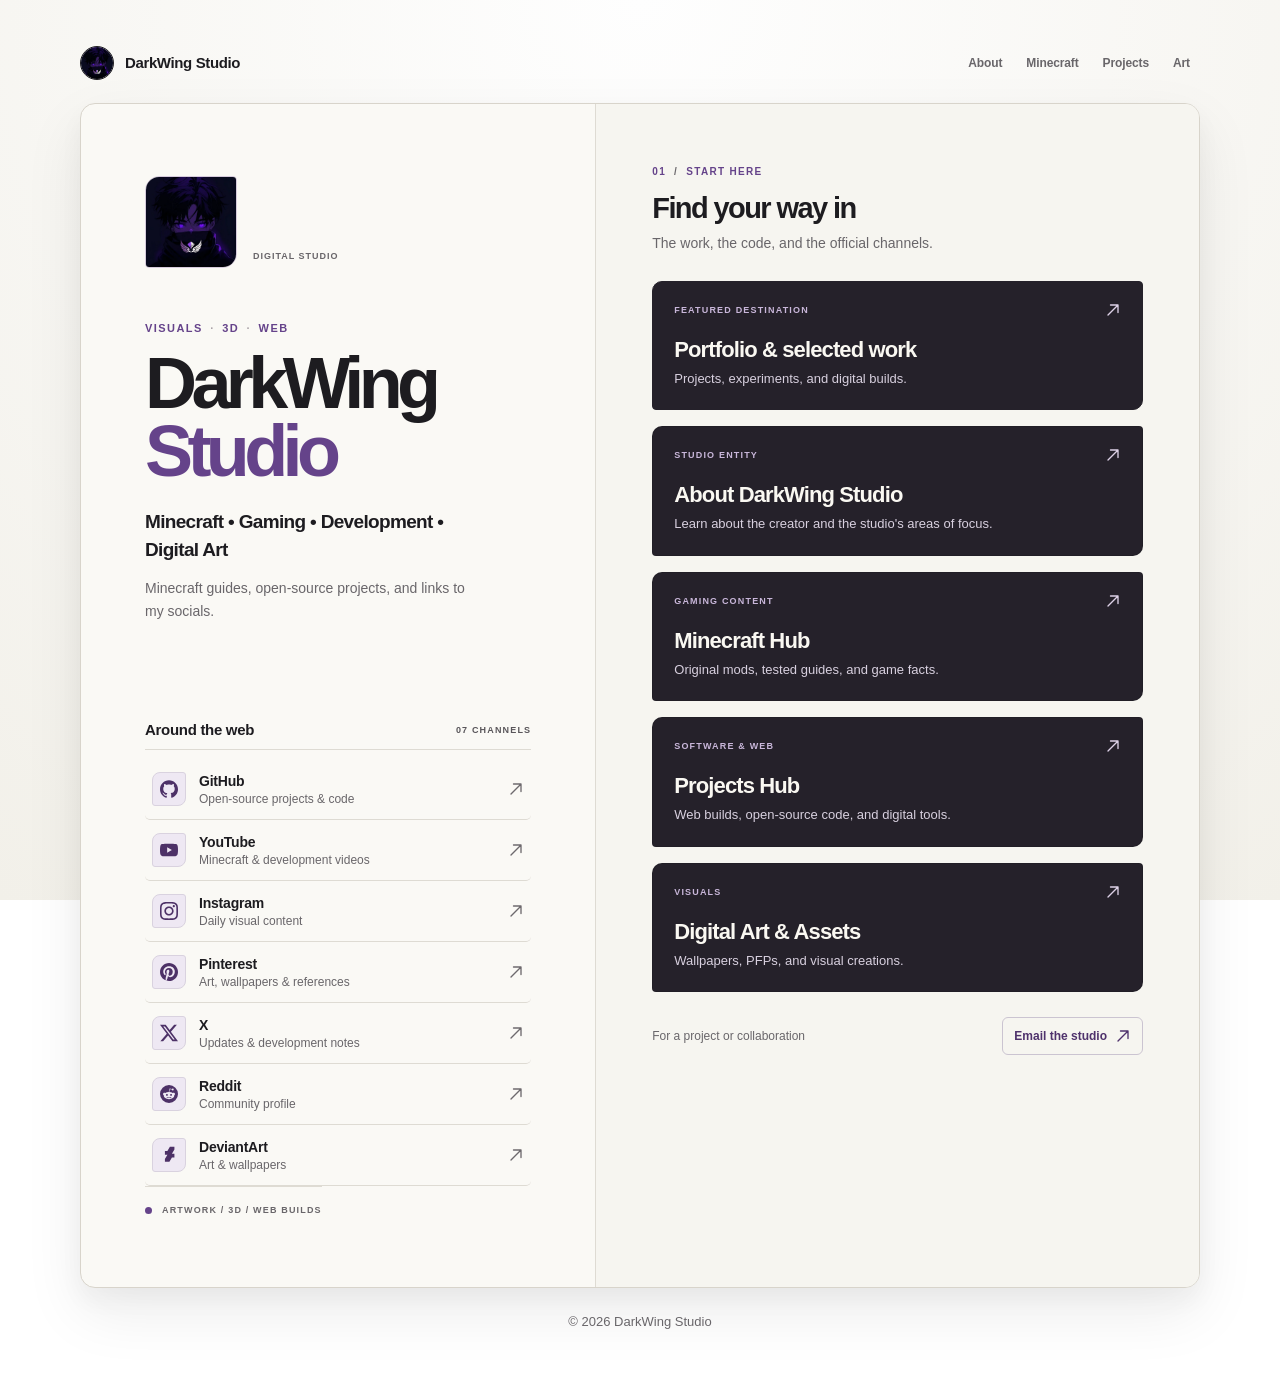
<file: index.html>
<!doctype html>
<html lang="en">

<head>
  <meta charset="utf-8">
  <meta name="viewport" content="width=device-width, initial-scale=1">
  <meta name="color-scheme" content="light">
  <meta name="theme-color" content="#f2f0e9">
  <meta name="description"
    content="Minecraft content, gaming updates, dev projects, and digital art by DarkWingStudio.">
  <meta name="author" content="DarkWing Studio">
  <meta name="robots" content="index, follow, max-image-preview:large, max-snippet:-1, max-video-preview:-1">
  <meta name="p:domain_verify" content="6693734b8fbb40bf44c47b7e0d1078b4">
  <meta name="google-site-verification" content="D73G7OZ8UM_9WOJazLhQdMA6qT0YH8yEgOLbtrulxPI">
  <link rel="canonical" href="https://darkwingstudio.netlify.app/">

  <meta property="og:type" content="website">
  <meta property="og:site_name" content="DarkWing Studio">
  <meta property="og:title" content="DarkWingStudio | Minecraft, Gaming &amp; Digital Projects">
  <meta property="og:description" content="Minecraft content, gaming updates, development projects, and digital art.">
  <meta property="og:url" content="https://darkwingstudio.netlify.app/">
  <meta property="og:image" content="https://darkwingstudio.netlify.app/assets/og-image.png">
  <meta property="og:image:alt" content="DarkWing Studio profile artwork">
  <meta property="og:image:type" content="image/png">
  <meta property="og:image:width" content="1672">
  <meta property="og:image:height" content="941">

  <meta name="twitter:card" content="summary_large_image">
  <meta name="twitter:title" content="DarkWingStudio | Minecraft, Gaming &amp; Digital Projects">
  <meta name="twitter:description" content="Minecraft content, gaming updates, development projects, and digital art.">
  <meta name="twitter:image" content="https://darkwingstudio.netlify.app/assets/og-image.png">
  <meta name="twitter:image:alt" content="DarkWing Studio profile artwork">
  <meta name="twitter:creator" content="@DarkWingStudio">

  <link rel="icon" type="image/webp" href="/assets/ProfilePIC.webp">
  <link rel="apple-touch-icon" href="/assets/ProfilePIC.webp">
  <link rel="manifest" href="/site.webmanifest">
  <link rel="stylesheet" href="Styles.css">
  <script src="script.js" defer></script>

  <script type="application/ld+json">
  {
    "@context": "https://schema.org",
    "@type": "Organization",
    "@id": "https://darkwingstudio.netlify.app/#organization",
    "name": "DarkWing Studio",
    "url": "https://darkwingstudio.netlify.app/",
    "image": "https://darkwingstudio.netlify.app/assets/ProfilePIC.webp",
    "description": "Digital art, 3D experiments, and web projects.",
    "sameAs": [
      "https://github.com/DarkWingStudio",
      "https://www.youtube.com/@DarkWing-in",
      "https://www.instagram.com/darkwingstudio.in/",
      "https://www.pinterest.com/Darkwingstudio",
      "https://x.com/DarkWingStudio",
      "https://www.reddit.com/user/darkwingstudio"
    ]
  }
  </script>

  <script type="application/ld+json">
  {
    "@context": "https://schema.org",
    "@type": "WebSite",
    "@id": "https://darkwingstudio.netlify.app/#website",
    "name": "DarkWing Studio",
    "url": "https://darkwingstudio.netlify.app/",
    "publisher": {
      "@id": "https://darkwingstudio.netlify.app/#organization"
    }
  }
  </script>

  <title>DarkWingStudio | Minecraft, Gaming &amp; Digital Projects</title>
  <!-- Google tag (gtag.js) -->
  <script async src="https://www.googletagmanager.com/gtag/js?id=G-7V3NFT77EZ"></script>
  <script>
    window.dataLayer = window.dataLayer || [];
    function gtag() { dataLayer.push(arguments); }
    gtag('js', new Date());

    gtag('config', 'G-7V3NFT77EZ');
  </script>
</head>

<body>
  <a class="skip-link" href="#studio-links">Skip to links</a>

  <div class="site-frame">
    <header class="topbar">
      <a class="wordmark" href="/" aria-label="DarkWing Studio home">
        <img src="assets/ProfilePIC.webp" alt="DarkWing Studio Logo" class="wordmark-icon" width="24" height="24"
          style="border-radius: 50%; object-fit: cover;">
        <span>DarkWing Studio</span>
      </a>
      <nav class="topbar-nav" aria-label="Site sections">
        <a href="/about/" class="topbar-nav-link">About</a>
        <a href="/minecraft/" class="topbar-nav-link">Minecraft</a>
        <a href="/projects/" class="topbar-nav-link">Projects</a>
        <a href="/art/" class="topbar-nav-link">Art</a>
      </nav>
    </header>

    <main class="site-card">
      <section class="intro-panel" aria-labelledby="site-title">
        <div class="profile-lockup">
          <img class="profile-image" src="assets/ProfilePIC.webp" alt="DarkWing Studio profile artwork" width="500"
            height="500" fetchpriority="high">
          <span class="profile-caption">DIGITAL STUDIO</span>
        </div>

        <p class="eyebrow">VISUALS <span aria-hidden="true">·</span> 3D <span aria-hidden="true">·</span> WEB</p>
        <h1 id="site-title">DarkWing<br><span>Studio</span></h1>
        <p class="intro-copy">Minecraft &bull; Gaming &bull; Development &bull; Digital Art</p>
        <p class="intro-detail">Minecraft guides, open-source projects, and links to my socials.</p>

        <div class="homepage-social-block social-block-desktop" style="margin-top: 32px; width: 100%;">
          <div class="other-links-heading">
            <h3>Around the web</h3>
            <span>07 CHANNELS</span>
          </div>

          <nav class="link-list" aria-label="DarkWing Studio links">
            <a class="link-row" href="https://github.com/DarkWingStudio" target="_blank" rel="noopener noreferrer me">
              <span class="link-monogram" aria-hidden="true"><svg xmlns="http://www.w3.org/2000/svg" viewBox="0 0 24 24"
                  fill="currentColor" width="18" height="18" aria-hidden="true">
                  <path
                    d="M12 .297c-6.63 0-12 5.373-12 12 0 5.303 3.438 9.8 8.205 11.385.6.113.82-.258.82-.577 0-.285-.01-1.04-.015-2.04-3.338.724-4.042-1.61-4.042-1.61C4.422 18.07 3.633 17.7 3.633 17.7c-1.087-.744.084-.729.084-.729 1.205.084 1.838 1.236 1.838 1.236 1.07 1.835 2.809 1.305 3.495.998.108-.776.417-1.305.76-1.605-2.665-.3-5.466-1.332-5.466-5.93 0-1.31.465-2.38 1.235-3.22-.135-.303-.54-1.523.105-3.176 0 0 1.005-.322 3.3 1.23.96-.267 1.98-.399 3-.405 1.02.006 2.04.138 3 .405 2.28-1.552 3.285-1.23 3.285-1.23.645 1.653.24 2.873.12 3.176.765.84 1.23 1.91 1.23 3.22 0 4.61-2.805 5.625-5.475 5.92.42.36.81 1.096.81 2.22 0 1.606-.015 2.896-.015 3.286 0 .315.21.69.825.57C20.565 22.092 24 17.592 24 12.297c0-6.627-5.373-12-12-12" />
                </svg></span>
              <span class="link-copy"><span class="link-title">GitHub</span><span class="link-description">Open-source
                  projects &amp; code</span></span>
              <svg class="link-arrow" xmlns="http://www.w3.org/2000/svg" fill="none" viewBox="0 0 24 24"
                stroke-width="2" stroke="currentColor" aria-hidden="true" width="16" height="16"
                style="display: inline-block; vertical-align: middle;">
                <path stroke-linecap="round" stroke-linejoin="round" d="m4.5 19.5 15-15m0 0H8.25m11.25 0v11.25" />
              </svg>
            </a>
            <a class="link-row" href="https://www.youtube.com/@DarkWing-in" target="_blank"
              rel="noopener noreferrer me">
              <span class="link-monogram" aria-hidden="true"><svg xmlns="http://www.w3.org/2000/svg" viewBox="0 0 24 24"
                  fill="currentColor" width="18" height="18" aria-hidden="true">
                  <path
                    d="M23.498 6.186a3.016 3.016 0 0 0-2.122-2.136C19.505 3.545 12 3.545 12 3.545s-7.505 0-9.377.505A3.017 3.017 0 0 0 .502 6.186C0 8.07 0 12 0 12s0 3.93.502 5.814a3.016 3.016 0 0 0 2.122 2.136c1.871.505 9.376.505 9.376.505s7.505 0 9.377-.505a3.015 3.015 0 0 0 2.122-2.136C24 15.93 24 12 24 12s0-3.93-.502-5.814zM9.545 15.568V8.432L15.818 12l-6.273 3.568z" />
                </svg></span>
              <span class="link-copy"><span class="link-title">YouTube</span><span class="link-description">Minecraft
                  &amp; development videos</span></span>
              <svg class="link-arrow" xmlns="http://www.w3.org/2000/svg" fill="none" viewBox="0 0 24 24"
                stroke-width="2" stroke="currentColor" aria-hidden="true" width="16" height="16"
                style="display: inline-block; vertical-align: middle;">
                <path stroke-linecap="round" stroke-linejoin="round" d="m4.5 19.5 15-15m0 0H8.25m11.25 0v11.25" />
              </svg>
            </a>
            <a class="link-row" href="https://www.instagram.com/darkwingstudio.in/" target="_blank"
              rel="noopener noreferrer me">
              <span class="link-monogram" aria-hidden="true"><svg xmlns="http://www.w3.org/2000/svg" viewBox="0 0 24 24"
                  fill="currentColor" width="18" height="18" aria-hidden="true">
                  <path
                    d="M12 0C8.74 0 8.333.015 7.053.072 5.775.132 4.905.333 4.14.63c-.789.306-1.459.717-2.126 1.384S.935 3.35.63 4.14C.333 4.905.131 5.775.072 7.053.012 8.333 0 8.74 0 12s.015 3.667.072 4.947c.06 1.277.261 2.148.558 2.913.306.788.717 1.459 1.384 2.126.667.666 1.336 1.079 2.126 1.384.766.296 1.636.499 2.913.558C8.333 23.988 8.74 24 12 24s3.667-.015 4.947-.072c1.277-.06 2.148-.262 2.913-.558.788-.306 1.459-.718 2.126-1.384.666-.667 1.079-1.335 1.384-2.126.296-.765.499-1.636.558-2.913.06-1.28.072-1.687.072-4.947s-.015-3.667-.072-4.947c-.06-1.277-.262-2.149-.558-2.913-.306-.789-.718-1.459-1.384-2.126C21.319 1.347 20.651.935 19.86.63c-.765-.297-1.636-.499-2.913-.558C15.667.012 15.26 0 12 0zm0 2.16c3.203 0 3.585.016 4.85.071 1.17.055 1.805.249 2.227.415.562.217.96.477 1.382.896.419.42.679.819.896 1.381.164.422.359 1.057.413 2.227.057 1.266.07 1.646.07 4.85s-.015 3.585-.074 4.85c-.061 1.17-.256 1.805-.421 2.227-.224.562-.479.96-.899 1.382-.419.419-.824.679-1.38.896-.42.164-1.065.36-2.235.415-1.274.057-1.649.07-4.859.07-3.211 0-3.586-.015-4.859-.074-1.171-.061-1.816-.256-2.236-.421-.569-.224-.96-.479-1.379-.899-.421-.419-.69-.824-.9-1.38-.165-.42-.359-1.065-.42-2.235-.045-1.26-.061-1.649-.061-4.844 0-3.196.016-3.586.061-4.861.061-1.17.255-1.814.42-2.234.21-.57.479-.96.9-1.381.419-.419.81-.689 1.379-.898.42-.166 1.051-.361 2.221-.421 1.275-.045 1.65-.06 4.859-.06l.045.03zm0 3.678c-3.405 0-6.162 2.76-6.162 6.162 0 3.405 2.757 6.162 6.162 6.162 3.405 0 6.162-2.757 6.162-6.162 0-3.405-2.757-6.162-6.162-6.162zM12 16c-2.21 0-4-1.79-4-4s1.79-4 4-4 4 1.79 4 4-1.79 4-4 4zm7.846-10.405c0 .795-.646 1.44-1.44 1.44-.795 0-1.44-.646-1.44-1.44 0-.794.646-1.439 1.44-1.439.793-.001 1.44.645 1.44 1.439z" />
                </svg></span>
              <span class="link-copy"><span class="link-title">Instagram</span><span class="link-description">Daily
                  visual content</span></span>
              <svg class="link-arrow" xmlns="http://www.w3.org/2000/svg" fill="none" viewBox="0 0 24 24"
                stroke-width="2" stroke="currentColor" aria-hidden="true" width="16" height="16"
                style="display: inline-block; vertical-align: middle;">
                <path stroke-linecap="round" stroke-linejoin="round" d="m4.5 19.5 15-15m0 0H8.25m11.25 0v11.25" />
              </svg>
            </a>
            <a class="link-row" href="https://www.pinterest.com/Darkwingstudio" target="_blank"
              rel="noopener noreferrer me">
              <span class="link-monogram" aria-hidden="true"><svg xmlns="http://www.w3.org/2000/svg" viewBox="0 0 24 24"
                  fill="currentColor" width="18" height="18" aria-hidden="true">
                  <path
                    d="M12.017 0C5.396 0 .029 5.367.029 11.987c0 5.079 3.158 9.417 7.618 11.162-.105-.949-.199-2.403.041-3.439.219-.937 1.406-5.957 1.406-5.957s-.359-.72-.359-1.781c0-1.663.967-2.911 2.168-2.911 1.024 0 1.518.769 1.518 1.688 0 1.029-.653 2.567-.992 3.992-.285 1.193.6 2.165 1.775 2.165 2.128 0 3.768-2.245 3.768-5.487 0-2.861-2.063-4.869-5.008-4.869-3.41 0-5.409 2.562-5.409 5.199 0 1.033.394 2.143.889 2.741.099.12.112.225.085.345-.09.375-.293 1.199-.334 1.363-.053.225-.172.271-.401.165-1.495-.69-2.433-2.878-2.433-4.646 0-3.776 2.748-7.252 7.951-7.252 4.168 0 7.392 2.967 7.392 6.923 0 4.135-2.607 7.462-6.233 7.462-1.214 0-2.354-.629-2.758-1.379l-.749 2.848c-.269 1.045-1.004 2.352-1.498 3.146 1.123.345 2.306.535 3.55.535 6.607 0 11.985-5.365 11.985-11.987C23.97 5.366 18.624.002 12.017 0z" />
                </svg></span>
              <span class="link-copy"><span class="link-title">Pinterest</span><span class="link-description">Art,
                  wallpapers &amp; references</span></span>
              <svg class="link-arrow" xmlns="http://www.w3.org/2000/svg" fill="none" viewBox="0 0 24 24"
                stroke-width="2" stroke="currentColor" aria-hidden="true" width="16" height="16"
                style="display: inline-block; vertical-align: middle;">
                <path stroke-linecap="round" stroke-linejoin="round" d="m4.5 19.5 15-15m0 0H8.25m11.25 0v11.25" />
              </svg>
            </a>
            <a class="link-row" href="https://x.com/DarkWingStudio" target="_blank" rel="noopener noreferrer me">
              <span class="link-monogram" aria-hidden="true"><svg xmlns="http://www.w3.org/2000/svg" viewBox="0 0 24 24"
                  fill="currentColor" width="18" height="18" aria-hidden="true">
                  <path
                    d="M18.901 1.153h3.68l-8.04 9.19L24 22.846h-7.406l-5.8-7.584-6.638 7.584H.474l8.6-9.83L0 1.154h7.594l5.243 6.932ZM17.61 20.644h2.039L6.486 3.24H4.298Z" />
                </svg></span>
              <span class="link-copy"><span class="link-title">X</span><span class="link-description">Updates &amp;
                  development notes</span></span>
              <svg class="link-arrow" xmlns="http://www.w3.org/2000/svg" fill="none" viewBox="0 0 24 24"
                stroke-width="2" stroke="currentColor" aria-hidden="true" width="16" height="16"
                style="display: inline-block; vertical-align: middle;">
                <path stroke-linecap="round" stroke-linejoin="round" d="m4.5 19.5 15-15m0 0H8.25m11.25 0v11.25" />
              </svg>
            </a>
            <a class="link-row" href="https://www.reddit.com/user/darkwingstudio" target="_blank"
              rel="noopener noreferrer me">
              <span class="link-monogram" aria-hidden="true"><svg xmlns="http://www.w3.org/2000/svg" viewBox="0 0 24 24"
                  fill="currentColor" width="18" height="18" aria-hidden="true">
                  <path
                    d="M12 0A12 12 0 0 0 0 12a12 12 0 0 0 12 12 12 12 0 0 0 12-12A12 12 0 0 0 12 0zm5.01 4.744c.688 0 1.25.561 1.25 1.249a1.25 1.25 0 0 1-2.498.056l-2.597-.547-.8 3.747c1.824.07 3.48.632 4.674 1.488.308-.309.73-.491 1.207-.491.968 0 1.754.786 1.754 1.754 0 .716-.435 1.333-1.01 1.614a3.111 3.111 0 0 1 .042.52c0 2.694-3.13 4.87-7.004 4.87-3.874 0-7.004-2.176-7.004-4.87 0-.183.015-.366.043-.534A1.748 1.748 0 0 1 4.028 12c0-.968.786-1.754 1.754-1.754.463 0 .898.196 1.207.49 1.207-.883 2.878-1.43 4.744-1.487l.885-4.182a.342.342 0 0 1 .14-.197.35.35 0 0 1 .238-.042l2.906.617a1.214 1.214 0 0 1 1.108-.701zM9.25 12C8.561 12 8 12.562 8 13.25c0 .687.561 1.248 1.25 1.248.687 0 1.248-.561 1.248-1.249 0-.688-.561-1.249-1.249-1.249zm5.5 0c-.687 0-1.248.561-1.248 1.25 0 .687.561 1.248 1.249 1.248.688 0 1.249-.561 1.249-1.249 0-.687-.562-1.249-1.25-1.249zm-5.466 3.99a.327.327 0 0 0-.231.094.33.33 0 0 0 0 .463c.842.842 2.484.913 2.961.913.477 0 2.105-.056 2.961-.913a.361.361 0 0 0 .029-.463.33.33 0 0 0-.464 0c-.547.533-1.684.73-2.512.73-.828 0-1.979-.196-2.512-.73a.326.326 0 0 0-.232-.095z" />
                </svg></span>
              <span class="link-copy"><span class="link-title">Reddit</span><span class="link-description">Community
                  profile</span></span>
              <svg class="link-arrow" xmlns="http://www.w3.org/2000/svg" fill="none" viewBox="0 0 24 24"
                stroke-width="2" stroke="currentColor" aria-hidden="true" width="16" height="16"
                style="display: inline-block; vertical-align: middle;">
                <path stroke-linecap="round" stroke-linejoin="round" d="m4.5 19.5 15-15m0 0H8.25m11.25 0v11.25" />
              </svg>
            </a>
            <a class="link-row" href="https://www.deviantart.com/darkwingstudio" target="_blank"
              rel="noopener noreferrer me">
              <span class="link-monogram" aria-hidden="true"><svg xmlns="http://www.w3.org/2000/svg" viewBox="0 0 24 24"
                  fill="currentColor" width="18" height="18" aria-hidden="true">
                  <path
                    d="M19.221 4.757l-3.328 5.617h3.321v5.039h-3.321l-3.315 5.568H6.551v-3.738l3.321-5.618H6.551V6.586h3.321l3.315-5.567h6.034z" />
                </svg></span>
              <span class="link-copy"><span class="link-title">DeviantArt</span><span class="link-description">Art &amp;
                  wallpapers</span></span>
              <svg class="link-arrow" xmlns="http://www.w3.org/2000/svg" fill="none" viewBox="0 0 24 24"
                stroke-width="2" stroke="currentColor" aria-hidden="true" width="16" height="16"
                style="display: inline-block; vertical-align: middle;">
                <path stroke-linecap="round" stroke-linejoin="round" d="m4.5 19.5 15-15m0 0H8.25m11.25 0v11.25" />
              </svg>
            </a>
          </nav>
        </div>

        <div class="studio-note" style="margin-top: auto;">
          <span class="note-mark" aria-hidden="true"></span>
          <span>ARTWORK <span aria-hidden="true">/</span> 3D <span aria-hidden="true">/</span> WEB BUILDS</span>
        </div>
      </section>

      <section class="links-panel" id="studio-links" aria-labelledby="links-title">
        <div class="section-heading">
          <p class="section-index">01 <span aria-hidden="true">/</span> START HERE</p>
          <h2 id="links-title">Find your way in</h2>
          <p class="section-description">The work, the code, and the official channels.</p>
        </div>

        <a class="featured-link" href="https://darkwingstudio.github.io" target="_blank" rel="noopener noreferrer">
          <span class="featured-topline">
            <span class="featured-label">FEATURED DESTINATION</span>
            <svg class="link-arrow" xmlns="http://www.w3.org/2000/svg" fill="none" viewBox="0 0 24 24" stroke-width="2"
              stroke="currentColor" aria-hidden="true" width="16" height="16"
              style="display: inline-block; vertical-align: middle;">
              <path stroke-linecap="round" stroke-linejoin="round" d="m4.5 19.5 15-15m0 0H8.25m11.25 0v11.25" />
            </svg>
          </span>
          <span class="featured-title">Portfolio &amp; selected work</span>
          <span class="featured-description">Projects, experiments, and digital builds.</span>
        </a>

        <a class="featured-link" href="/about/" style="margin-top: 1rem; border-color: rgba(0,0,0,0.1);">
          <span class="featured-topline">
            <span class="featured-label">STUDIO ENTITY</span>
            <svg class="link-arrow" xmlns="http://www.w3.org/2000/svg" fill="none" viewBox="0 0 24 24" stroke-width="2"
              stroke="currentColor" aria-hidden="true" width="16" height="16"
              style="display: inline-block; vertical-align: middle;">
              <path stroke-linecap="round" stroke-linejoin="round" d="m4.5 19.5 15-15m0 0H8.25m11.25 0v11.25" />
            </svg>
          </span>
          <span class="featured-title">About DarkWing Studio</span>
          <span class="featured-description">Learn about the creator and the studio's areas of focus.</span>
        </a>

        <a class="featured-link" href="/minecraft/" style="margin-top: 1rem; border-color: rgba(0,0,0,0.1);">
          <span class="featured-topline">
            <span class="featured-label">GAMING CONTENT</span>
            <svg class="link-arrow" xmlns="http://www.w3.org/2000/svg" fill="none" viewBox="0 0 24 24" stroke-width="2"
              stroke="currentColor" aria-hidden="true" width="16" height="16"
              style="display: inline-block; vertical-align: middle;">
              <path stroke-linecap="round" stroke-linejoin="round" d="m4.5 19.5 15-15m0 0H8.25m11.25 0v11.25" />
            </svg>
          </span>
          <span class="featured-title">Minecraft Hub</span>
          <span class="featured-description">Original mods, tested guides, and game facts.</span>
        </a>

        <a class="featured-link" href="/projects/" style="margin-top: 1rem; border-color: rgba(0,0,0,0.1);">
          <span class="featured-topline">
            <span class="featured-label">SOFTWARE & WEB</span>
            <svg class="link-arrow" xmlns="http://www.w3.org/2000/svg" fill="none" viewBox="0 0 24 24" stroke-width="2"
              stroke="currentColor" aria-hidden="true" width="16" height="16"
              style="display: inline-block; vertical-align: middle;">
              <path stroke-linecap="round" stroke-linejoin="round" d="m4.5 19.5 15-15m0 0H8.25m11.25 0v11.25" />
            </svg>
          </span>
          <span class="featured-title">Projects Hub</span>
          <span class="featured-description">Web builds, open-source code, and digital tools.</span>
        </a>

        <a class="featured-link" href="/art/" style="margin-top: 1rem; border-color: rgba(0,0,0,0.1);">
          <span class="featured-topline">
            <span class="featured-label">VISUALS</span>
            <svg class="link-arrow" xmlns="http://www.w3.org/2000/svg" fill="none" viewBox="0 0 24 24" stroke-width="2"
              stroke="currentColor" aria-hidden="true" width="16" height="16"
              style="display: inline-block; vertical-align: middle;">
              <path stroke-linecap="round" stroke-linejoin="round" d="m4.5 19.5 15-15m0 0H8.25m11.25 0v11.25" />
            </svg>
          </span>
          <span class="featured-title">Digital Art &amp; Assets</span>
          <span class="featured-description">Wallpapers, PFPs, and visual creations.</span>
        </a>



        <div class="homepage-social-block social-block-mobile" aria-hidden="true"
          style="margin-top: 32px; margin-bottom: 32px; width: 100%;">
          <div class="other-links-heading">
            <h3>Around the web</h3>
            <span>07 CHANNELS</span>
          </div>

          <nav class="link-list" aria-label="DarkWing Studio links">
            <a class="link-row" href="https://github.com/DarkWingStudio" target="_blank" rel="noopener noreferrer me">
              <span class="link-monogram" aria-hidden="true"><svg xmlns="http://www.w3.org/2000/svg" viewBox="0 0 24 24"
                  fill="currentColor" width="18" height="18" aria-hidden="true">
                  <path
                    d="M12 .297c-6.63 0-12 5.373-12 12 0 5.303 3.438 9.8 8.205 11.385.6.113.82-.258.82-.577 0-.285-.01-1.04-.015-2.04-3.338.724-4.042-1.61-4.042-1.61C4.422 18.07 3.633 17.7 3.633 17.7c-1.087-.744.084-.729.084-.729 1.205.084 1.838 1.236 1.838 1.236 1.07 1.835 2.809 1.305 3.495.998.108-.776.417-1.305.76-1.605-2.665-.3-5.466-1.332-5.466-5.93 0-1.31.465-2.38 1.235-3.22-.135-.303-.54-1.523.105-3.176 0 0 1.005-.322 3.3 1.23.96-.267 1.98-.399 3-.405 1.02.006 2.04.138 3 .405 2.28-1.552 3.285-1.23 3.285-1.23.645 1.653.24 2.873.12 3.176.765.84 1.23 1.91 1.23 3.22 0 4.61-2.805 5.625-5.475 5.92.42.36.81 1.096.81 2.22 0 1.606-.015 2.896-.015 3.286 0 .315.21.69.825.57C20.565 22.092 24 17.592 24 12.297c0-6.627-5.373-12-12-12" />
                </svg></span>
              <span class="link-copy"><span class="link-title">GitHub</span><span class="link-description">Open-source
                  projects &amp; code</span></span>
              <svg class="link-arrow" xmlns="http://www.w3.org/2000/svg" fill="none" viewBox="0 0 24 24"
                stroke-width="2" stroke="currentColor" aria-hidden="true" width="16" height="16"
                style="display: inline-block; vertical-align: middle;">
                <path stroke-linecap="round" stroke-linejoin="round" d="m4.5 19.5 15-15m0 0H8.25m11.25 0v11.25" />
              </svg>
            </a>
            <a class="link-row" href="https://www.youtube.com/@DarkWing-in" target="_blank"
              rel="noopener noreferrer me">
              <span class="link-monogram" aria-hidden="true"><svg xmlns="http://www.w3.org/2000/svg" viewBox="0 0 24 24"
                  fill="currentColor" width="18" height="18" aria-hidden="true">
                  <path
                    d="M23.498 6.186a3.016 3.016 0 0 0-2.122-2.136C19.505 3.545 12 3.545 12 3.545s-7.505 0-9.377.505A3.017 3.017 0 0 0 .502 6.186C0 8.07 0 12 0 12s0 3.93.502 5.814a3.016 3.016 0 0 0 2.122 2.136c1.871.505 9.376.505 9.376.505s7.505 0 9.377-.505a3.015 3.015 0 0 0 2.122-2.136C24 15.93 24 12 24 12s0-3.93-.502-5.814zM9.545 15.568V8.432L15.818 12l-6.273 3.568z" />
                </svg></span>
              <span class="link-copy"><span class="link-title">YouTube</span><span class="link-description">Minecraft
                  &amp; development videos</span></span>
              <svg class="link-arrow" xmlns="http://www.w3.org/2000/svg" fill="none" viewBox="0 0 24 24"
                stroke-width="2" stroke="currentColor" aria-hidden="true" width="16" height="16"
                style="display: inline-block; vertical-align: middle;">
                <path stroke-linecap="round" stroke-linejoin="round" d="m4.5 19.5 15-15m0 0H8.25m11.25 0v11.25" />
              </svg>
            </a>
            <a class="link-row" href="https://www.instagram.com/darkwingstudio.in/" target="_blank"
              rel="noopener noreferrer me">
              <span class="link-monogram" aria-hidden="true"><svg xmlns="http://www.w3.org/2000/svg" viewBox="0 0 24 24"
                  fill="currentColor" width="18" height="18" aria-hidden="true">
                  <path
                    d="M12 0C8.74 0 8.333.015 7.053.072 5.775.132 4.905.333 4.14.63c-.789.306-1.459.717-2.126 1.384S.935 3.35.63 4.14C.333 4.905.131 5.775.072 7.053.012 8.333 0 8.74 0 12s.015 3.667.072 4.947c.06 1.277.261 2.148.558 2.913.306.788.717 1.459 1.384 2.126.667.666 1.336 1.079 2.126 1.384.766.296 1.636.499 2.913.558C8.333 23.988 8.74 24 12 24s3.667-.015 4.947-.072c1.277-.06 2.148-.262 2.913-.558.788-.306 1.459-.718 2.126-1.384.666-.667 1.079-1.335 1.384-2.126.296-.765.499-1.636.558-2.913.06-1.28.072-1.687.072-4.947s-.015-3.667-.072-4.947c-.06-1.277-.262-2.149-.558-2.913-.306-.789-.718-1.459-1.384-2.126C21.319 1.347 20.651.935 19.86.63c-.765-.297-1.636-.499-2.913-.558C15.667.012 15.26 0 12 0zm0 2.16c3.203 0 3.585.016 4.85.071 1.17.055 1.805.249 2.227.415.562.217.96.477 1.382.896.419.42.679.819.896 1.381.164.422.359 1.057.413 2.227.057 1.266.07 1.646.07 4.85s-.015 3.585-.074 4.85c-.061 1.17-.256 1.805-.421 2.227-.224.562-.479.96-.899 1.382-.419.419-.824.679-1.38.896-.42.164-1.065.36-2.235.415-1.274.057-1.649.07-4.859.07-3.211 0-3.586-.015-4.859-.074-1.171-.061-1.816-.256-2.236-.421-.569-.224-.96-.479-1.379-.899-.421-.419-.69-.824-.9-1.38-.165-.42-.359-1.065-.42-2.235-.045-1.26-.061-1.649-.061-4.844 0-3.196.016-3.586.061-4.861.061-1.17.255-1.814.42-2.234.21-.57.479-.96.9-1.381.419-.419.81-.689 1.379-.898.42-.166 1.051-.361 2.221-.421 1.275-.045 1.65-.06 4.859-.06l.045.03zm0 3.678c-3.405 0-6.162 2.76-6.162 6.162 0 3.405 2.757 6.162 6.162 6.162 3.405 0 6.162-2.757 6.162-6.162 0-3.405-2.757-6.162-6.162-6.162zM12 16c-2.21 0-4-1.79-4-4s1.79-4 4-4 4 1.79 4 4-1.79 4-4 4zm7.846-10.405c0 .795-.646 1.44-1.44 1.44-.795 0-1.44-.646-1.44-1.44 0-.794.646-1.439 1.44-1.439.793-.001 1.44.645 1.44 1.439z" />
                </svg></span>
              <span class="link-copy"><span class="link-title">Instagram</span><span class="link-description">Daily
                  visual content</span></span>
              <svg class="link-arrow" xmlns="http://www.w3.org/2000/svg" fill="none" viewBox="0 0 24 24"
                stroke-width="2" stroke="currentColor" aria-hidden="true" width="16" height="16"
                style="display: inline-block; vertical-align: middle;">
                <path stroke-linecap="round" stroke-linejoin="round" d="m4.5 19.5 15-15m0 0H8.25m11.25 0v11.25" />
              </svg>
            </a>
            <a class="link-row" href="https://www.pinterest.com/Darkwingstudio" target="_blank"
              rel="noopener noreferrer me">
              <span class="link-monogram" aria-hidden="true"><svg xmlns="http://www.w3.org/2000/svg" viewBox="0 0 24 24"
                  fill="currentColor" width="18" height="18" aria-hidden="true">
                  <path
                    d="M12.017 0C5.396 0 .029 5.367.029 11.987c0 5.079 3.158 9.417 7.618 11.162-.105-.949-.199-2.403.041-3.439.219-.937 1.406-5.957 1.406-5.957s-.359-.72-.359-1.781c0-1.663.967-2.911 2.168-2.911 1.024 0 1.518.769 1.518 1.688 0 1.029-.653 2.567-.992 3.992-.285 1.193.6 2.165 1.775 2.165 2.128 0 3.768-2.245 3.768-5.487 0-2.861-2.063-4.869-5.008-4.869-3.41 0-5.409 2.562-5.409 5.199 0 1.033.394 2.143.889 2.741.099.12.112.225.085.345-.09.375-.293 1.199-.334 1.363-.053.225-.172.271-.401.165-1.495-.69-2.433-2.878-2.433-4.646 0-3.776 2.748-7.252 7.951-7.252 4.168 0 7.392 2.967 7.392 6.923 0 4.135-2.607 7.462-6.233 7.462-1.214 0-2.354-.629-2.758-1.379l-.749 2.848c-.269 1.045-1.004 2.352-1.498 3.146 1.123.345 2.306.535 3.55.535 6.607 0 11.985-5.365 11.985-11.987C23.97 5.366 18.624.002 12.017 0z" />
                </svg></span>
              <span class="link-copy"><span class="link-title">Pinterest</span><span class="link-description">Art,
                  wallpapers &amp; references</span></span>
              <svg class="link-arrow" xmlns="http://www.w3.org/2000/svg" fill="none" viewBox="0 0 24 24"
                stroke-width="2" stroke="currentColor" aria-hidden="true" width="16" height="16"
                style="display: inline-block; vertical-align: middle;">
                <path stroke-linecap="round" stroke-linejoin="round" d="m4.5 19.5 15-15m0 0H8.25m11.25 0v11.25" />
              </svg>
            </a>
            <a class="link-row" href="https://x.com/DarkWingStudio" target="_blank" rel="noopener noreferrer me">
              <span class="link-monogram" aria-hidden="true"><svg xmlns="http://www.w3.org/2000/svg" viewBox="0 0 24 24"
                  fill="currentColor" width="18" height="18" aria-hidden="true">
                  <path
                    d="M18.901 1.153h3.68l-8.04 9.19L24 22.846h-7.406l-5.8-7.584-6.638 7.584H.474l8.6-9.83L0 1.154h7.594l5.243 6.932ZM17.61 20.644h2.039L6.486 3.24H4.298Z" />
                </svg></span>
              <span class="link-copy"><span class="link-title">X</span><span class="link-description">Updates &amp;
                  development notes</span></span>
              <svg class="link-arrow" xmlns="http://www.w3.org/2000/svg" fill="none" viewBox="0 0 24 24"
                stroke-width="2" stroke="currentColor" aria-hidden="true" width="16" height="16"
                style="display: inline-block; vertical-align: middle;">
                <path stroke-linecap="round" stroke-linejoin="round" d="m4.5 19.5 15-15m0 0H8.25m11.25 0v11.25" />
              </svg>
            </a>
            <a class="link-row" href="https://www.reddit.com/user/darkwingstudio" target="_blank"
              rel="noopener noreferrer me">
              <span class="link-monogram" aria-hidden="true"><svg xmlns="http://www.w3.org/2000/svg" viewBox="0 0 24 24"
                  fill="currentColor" width="18" height="18" aria-hidden="true">
                  <path
                    d="M12 0A12 12 0 0 0 0 12a12 12 0 0 0 12 12 12 12 0 0 0 12-12A12 12 0 0 0 12 0zm5.01 4.744c.688 0 1.25.561 1.25 1.249a1.25 1.25 0 0 1-2.498.056l-2.597-.547-.8 3.747c1.824.07 3.48.632 4.674 1.488.308-.309.73-.491 1.207-.491.968 0 1.754.786 1.754 1.754 0 .716-.435 1.333-1.01 1.614a3.111 3.111 0 0 1 .042.52c0 2.694-3.13 4.87-7.004 4.87-3.874 0-7.004-2.176-7.004-4.87 0-.183.015-.366.043-.534A1.748 1.748 0 0 1 4.028 12c0-.968.786-1.754 1.754-1.754.463 0 .898.196 1.207.49 1.207-.883 2.878-1.43 4.744-1.487l.885-4.182a.342.342 0 0 1 .14-.197.35.35 0 0 1 .238-.042l2.906.617a1.214 1.214 0 0 1 1.108-.701zM9.25 12C8.561 12 8 12.562 8 13.25c0 .687.561 1.248 1.25 1.248.687 0 1.248-.561 1.248-1.249 0-.688-.561-1.249-1.249-1.249zm5.5 0c-.687 0-1.248.561-1.248 1.25 0 .687.561 1.248 1.249 1.248.688 0 1.249-.561 1.249-1.249 0-.687-.562-1.249-1.25-1.249zm-5.466 3.99a.327.327 0 0 0-.231.094.33.33 0 0 0 0 .463c.842.842 2.484.913 2.961.913.477 0 2.105-.056 2.961-.913a.361.361 0 0 0 .029-.463.33.33 0 0 0-.464 0c-.547.533-1.684.73-2.512.73-.828 0-1.979-.196-2.512-.73a.326.326 0 0 0-.232-.095z" />
                </svg></span>
              <span class="link-copy"><span class="link-title">Reddit</span><span class="link-description">Community
                  profile</span></span>
              <svg class="link-arrow" xmlns="http://www.w3.org/2000/svg" fill="none" viewBox="0 0 24 24"
                stroke-width="2" stroke="currentColor" aria-hidden="true" width="16" height="16"
                style="display: inline-block; vertical-align: middle;">
                <path stroke-linecap="round" stroke-linejoin="round" d="m4.5 19.5 15-15m0 0H8.25m11.25 0v11.25" />
              </svg>
            </a>
            <a class="link-row" href="https://www.deviantart.com/darkwingstudio" target="_blank"
              rel="noopener noreferrer me">
              <span class="link-monogram" aria-hidden="true"><svg xmlns="http://www.w3.org/2000/svg" viewBox="0 0 24 24"
                  fill="currentColor" width="18" height="18" aria-hidden="true">
                  <path
                    d="M19.221 4.757l-3.328 5.617h3.321v5.039h-3.321l-3.315 5.568H6.551v-3.738l3.321-5.618H6.551V6.586h3.321l3.315-5.567h6.034z" />
                </svg></span>
              <span class="link-copy"><span class="link-title">DeviantArt</span><span class="link-description">Art &amp;
                  wallpapers</span></span>
              <svg class="link-arrow" xmlns="http://www.w3.org/2000/svg" fill="none" viewBox="0 0 24 24"
                stroke-width="2" stroke="currentColor" aria-hidden="true" width="16" height="16"
                style="display: inline-block; vertical-align: middle;">
                <path stroke-linecap="round" stroke-linejoin="round" d="m4.5 19.5 15-15m0 0H8.25m11.25 0v11.25" />
              </svg>
            </a>
          </nav>
        </div>

        <div class="contact-block">
          <span>For a project or collaboration</span>
          <a class="contact-link js-email-link" href="#" rel="nofollow">
            <span>Email the studio</span>
            <svg xmlns="http://www.w3.org/2000/svg" fill="none" viewBox="0 0 24 24" stroke-width="2"
              stroke="currentColor" aria-hidden="true" width="16" height="16"
              style="display: inline-block; vertical-align: middle;">
              <path stroke-linecap="round" stroke-linejoin="round" d="m4.5 19.5 15-15m0 0H8.25m11.25 0v11.25" />
            </svg>
          </a>
        </div>
      </section>
    </main>

    <footer class="site-footer">
      <span>© <span id="year"></span> DarkWing Studio</span>
    </footer>
  </div>
</body>

</html>
</file>
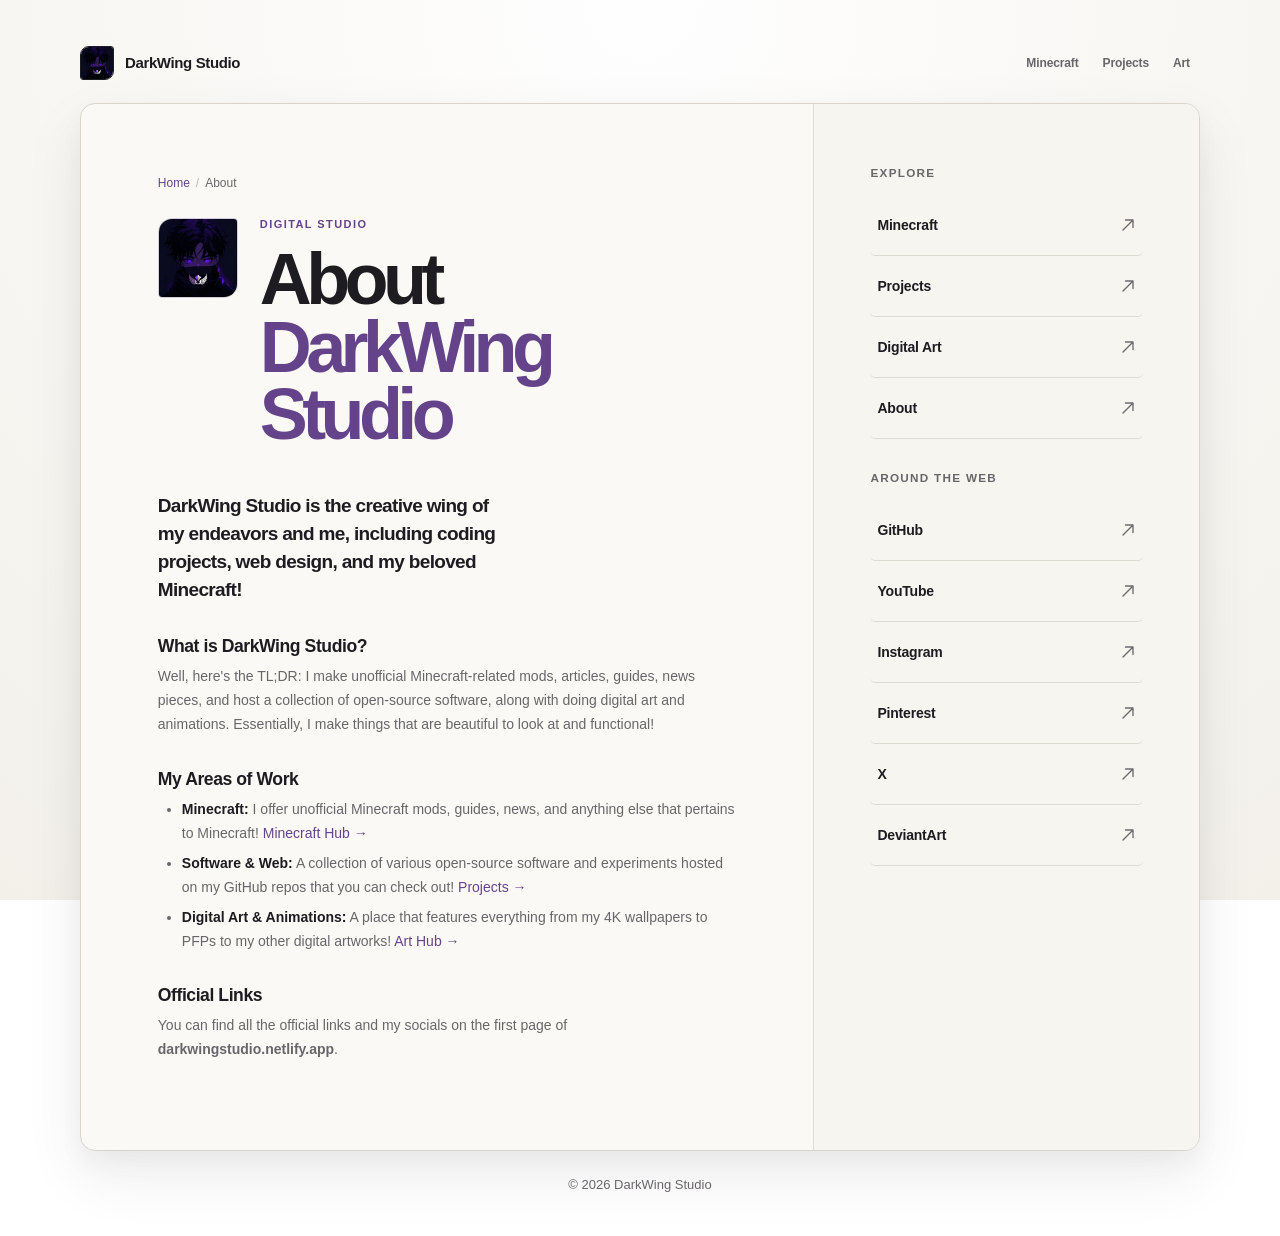
<file: about/index.html>
<!doctype html>
<html lang="en">

<head>
  <meta charset="utf-8">
  <meta name="viewport" content="width=device-width, initial-scale=1">
  <meta name="color-scheme" content="light">
  <meta name="theme-color" content="#f2f0e9">
  <meta name="description"
    content="About DarkWing Studio: A creator focused on Minecraft, software, and digital art.">
  <meta name="author" content="DarkWing Studio">
  <meta name="robots" content="index, follow, max-image-preview:large, max-snippet:-1, max-video-preview:-1">
  <link rel="canonical" href="https://darkwingstudio.netlify.app/about/">

  <meta property="og:type" content="profile">
  <meta property="og:site_name" content="DarkWing Studio">
  <meta property="og:title" content="About DarkWing Studio">
  <meta property="og:description"
    content="Learn about the independent creator behind DarkWing Studio, focusing on Minecraft, code, and digital art.">
  <meta property="og:url" content="https://darkwingstudio.netlify.app/about/">
  <meta property="og:image" content="https://darkwingstudio.netlify.app/assets/og-image.png">
  <meta property="og:image:alt" content="DarkWing Studio profile artwork">
  <meta property="og:image:type" content="image/png">
  <meta property="og:image:width" content="1672">
  <meta property="og:image:height" content="941">

  <meta name="twitter:card" content="summary_large_image">
  <meta name="twitter:title" content="About DarkWing Studio">
  <meta name="twitter:description"
    content="Learn about the independent creator behind DarkWing Studio.">
  <meta name="twitter:image" content="https://darkwingstudio.netlify.app/assets/og-image.png">
  <meta name="twitter:image:alt" content="DarkWing Studio profile artwork">
  <meta name="twitter:creator" content="@DarkWingStudio">

  <link rel="icon" type="image/webp" href="/assets/ProfilePIC.webp">
  <link rel="apple-touch-icon" href="/assets/ProfilePIC.webp">
  <link rel="manifest" href="/site.webmanifest">
  <link rel="stylesheet" href="../Styles.css">
  <script src="../script.js" defer></script>

  <script type="application/ld+json">
  {
    "@context": "https://schema.org",
    "@type": "ProfilePage",
    "url": "https://darkwingstudio.netlify.app/about/",
    "breadcrumb": {
      "@type": "BreadcrumbList",
      "itemListElement": [
        {"@type": "ListItem", "position": 1, "name": "Home", "item": "https://darkwingstudio.netlify.app/"},
        {"@type": "ListItem", "position": 2, "name": "About", "item": "https://darkwingstudio.netlify.app/about/"}
      ]
    },
    "mainEntity": {
      "@type": "Person",
      "@id": "https://darkwingstudio.netlify.app/#person",
      "name": "DarkWing Studio Creator",
      "description": "Creator focused on Minecraft, code, and digital art.",
      "image": "https://darkwingstudio.netlify.app/assets/ProfilePIC.webp",
      "url": "https://darkwingstudio.netlify.app/about/",
      "sameAs": [
        "https://github.com/DarkWingStudio",
        "https://www.youtube.com/@DarkWing-in",
        "https://www.instagram.com/darkwingstudio.in/",
        "https://www.pinterest.com/Darkwingstudio",
        "https://x.com/DarkWingStudio"
      ]
    }
  }
  </script>

  <title>About DarkWing Studio | Creator & Studio Overview</title>
  <!-- Google tag (gtag.js) -->
  <script async src="https://www.googletagmanager.com/gtag/js?id=G-7V3NFT77EZ"></script>
  <script>
    window.dataLayer = window.dataLayer || [];
    function gtag(){dataLayer.push(arguments);}
    gtag('js', new Date());

    gtag('config', 'G-7V3NFT77EZ');
  </script>
</head>

<body>
  <a class="skip-link" href="#about-content">Skip to content</a>

  <div class="site-frame">
    <header class="topbar">
      <a class="wordmark" href="/" aria-label="DarkWing Studio home">
        <img src="../assets/ProfilePIC.webp" alt="DarkWing Studio Logo" class="wordmark-icon" width="34" height="34" style="border-radius: 9px 3px 9px 3px; object-fit: cover;">
        <span>DarkWing Studio</span>
      </a>
      <nav class="topbar-nav" aria-label="Site sections">
        <a href="/minecraft/" class="topbar-nav-link">Minecraft</a>
        <a href="/projects/" class="topbar-nav-link">Projects</a>
        <a href="/art/" class="topbar-nav-link">Art</a>
      </nav>
    </header>

    <main class="site-card site-card--content" id="about-content">
      <div class="content-page-inner">
        <nav class="breadcrumb" aria-label="Breadcrumb">
          <ol>
            <li><a href="/">Home</a></li>
            <li aria-current="page">About</li>
          </ol>
        </nav>

        <div class="content-page-hero">
          <img src="../assets/ProfilePIC.webp" alt="DarkWing Studio profile avatar" class="content-page-avatar" width="80" height="80">
          <div>
            <p class="eyebrow">DIGITAL STUDIO</p>
            <h1 id="about-title">About<br><span>DarkWing Studio</span></h1>
          </div>
        </div>

        <p class="intro-copy">DarkWing Studio is the creative wing of my endeavors and me, including coding projects, web design, and my beloved Minecraft!</p>

        <div class="content-body">
          <h2>What is DarkWing Studio?</h2>
          <p>Well, here's the TL;DR: I make unofficial Minecraft-related mods, articles, guides, news pieces, and host a collection of open-source software, along with doing digital art and animations. Essentially, I make things that are beautiful to look at and functional!</p>

          <h2>My Areas of Work</h2>
          <ul>
            <li><strong>Minecraft:</strong> I offer unofficial Minecraft mods, guides, news, and anything else that pertains to Minecraft! <a href="/minecraft/">Minecraft Hub →</a></li>
            <li><strong>Software &amp; Web:</strong> A collection of various open-source software and experiments hosted on my GitHub repos that you can check out! <a href="/projects/">Projects →</a></li>
            <li><strong>Digital Art &amp; Animations:</strong> A place that features everything from my 4K wallpapers to PFPs to my other digital artworks! <a href="/art/">Art Hub →</a></li>
          </ul>

          <h2>Official Links</h2>
          <p>You can find all the official links and my socials on the first page of <strong>darkwingstudio.netlify.app</strong>.</p>
        </div>
      </div>
      
      <aside class="sidebar-panel" aria-label="Sidebar">
        <div class="sidebar-heading"><h3>Explore</h3></div>
        <nav class="link-list" aria-label="Explore DarkWing Studio">
          <a class="link-row" href="/minecraft/">
            <span class="link-copy"><span class="link-title">Minecraft</span></span>
            <svg class="link-arrow" xmlns="http://www.w3.org/2000/svg" fill="none" viewBox="0 0 24 24" stroke-width="2" stroke="currentColor" aria-hidden="true" width="16" height="16" style="display: inline-block; vertical-align: middle;">
              <path stroke-linecap="round" stroke-linejoin="round" d="m4.5 19.5 15-15m0 0H8.25m11.25 0v11.25" />
            </svg>
          </a>
          <a class="link-row" href="/projects/">
            <span class="link-copy"><span class="link-title">Projects</span></span>
            <svg class="link-arrow" xmlns="http://www.w3.org/2000/svg" fill="none" viewBox="0 0 24 24" stroke-width="2" stroke="currentColor" aria-hidden="true" width="16" height="16" style="display: inline-block; vertical-align: middle;">
              <path stroke-linecap="round" stroke-linejoin="round" d="m4.5 19.5 15-15m0 0H8.25m11.25 0v11.25" />
            </svg>
          </a>
          <a class="link-row" href="/art/">
            <span class="link-copy"><span class="link-title">Digital Art</span></span>
            <svg class="link-arrow" xmlns="http://www.w3.org/2000/svg" fill="none" viewBox="0 0 24 24" stroke-width="2" stroke="currentColor" aria-hidden="true" width="16" height="16" style="display: inline-block; vertical-align: middle;">
              <path stroke-linecap="round" stroke-linejoin="round" d="m4.5 19.5 15-15m0 0H8.25m11.25 0v11.25" />
            </svg>
          </a>
          <a class="link-row" href="/about/">
            <span class="link-copy"><span class="link-title">About</span></span>
            <svg class="link-arrow" xmlns="http://www.w3.org/2000/svg" fill="none" viewBox="0 0 24 24" stroke-width="2" stroke="currentColor" aria-hidden="true" width="16" height="16" style="display: inline-block; vertical-align: middle;">
              <path stroke-linecap="round" stroke-linejoin="round" d="m4.5 19.5 15-15m0 0H8.25m11.25 0v11.25" />
            </svg>
          </a>
        </nav>

        <div class="sidebar-heading"><h3>Around the web</h3></div>
        <nav class="link-list" aria-label="Around the web">
          <a class="link-row" href="https://github.com/DarkWingStudio" target="_blank" rel="noopener noreferrer">
            <span class="link-copy"><span class="link-title">GitHub</span></span>
            <svg class="link-arrow" xmlns="http://www.w3.org/2000/svg" fill="none" viewBox="0 0 24 24" stroke-width="2" stroke="currentColor" aria-hidden="true" width="16" height="16" style="display: inline-block; vertical-align: middle;">
              <path stroke-linecap="round" stroke-linejoin="round" d="m4.5 19.5 15-15m0 0H8.25m11.25 0v11.25" />
            </svg>
          </a>
          <a class="link-row" href="https://www.youtube.com/@DarkWing-in" target="_blank" rel="noopener noreferrer">
            <span class="link-copy"><span class="link-title">YouTube</span></span>
            <svg class="link-arrow" xmlns="http://www.w3.org/2000/svg" fill="none" viewBox="0 0 24 24" stroke-width="2" stroke="currentColor" aria-hidden="true" width="16" height="16" style="display: inline-block; vertical-align: middle;">
              <path stroke-linecap="round" stroke-linejoin="round" d="m4.5 19.5 15-15m0 0H8.25m11.25 0v11.25" />
            </svg>
          </a>
          <a class="link-row" href="https://www.instagram.com/darkwingstudio.in/" target="_blank" rel="noopener noreferrer">
            <span class="link-copy"><span class="link-title">Instagram</span></span>
            <svg class="link-arrow" xmlns="http://www.w3.org/2000/svg" fill="none" viewBox="0 0 24 24" stroke-width="2" stroke="currentColor" aria-hidden="true" width="16" height="16" style="display: inline-block; vertical-align: middle;">
              <path stroke-linecap="round" stroke-linejoin="round" d="m4.5 19.5 15-15m0 0H8.25m11.25 0v11.25" />
            </svg>
          </a>
          <a class="link-row" href="https://www.pinterest.com/Darkwingstudio" target="_blank" rel="noopener noreferrer">
            <span class="link-copy"><span class="link-title">Pinterest</span></span>
            <svg class="link-arrow" xmlns="http://www.w3.org/2000/svg" fill="none" viewBox="0 0 24 24" stroke-width="2" stroke="currentColor" aria-hidden="true" width="16" height="16" style="display: inline-block; vertical-align: middle;">
              <path stroke-linecap="round" stroke-linejoin="round" d="m4.5 19.5 15-15m0 0H8.25m11.25 0v11.25" />
            </svg>
          </a>
          <a class="link-row" href="https://x.com/DarkWingStudio" target="_blank" rel="noopener noreferrer">
            <span class="link-copy"><span class="link-title">X</span></span>
            <svg class="link-arrow" xmlns="http://www.w3.org/2000/svg" fill="none" viewBox="0 0 24 24" stroke-width="2" stroke="currentColor" aria-hidden="true" width="16" height="16" style="display: inline-block; vertical-align: middle;">
              <path stroke-linecap="round" stroke-linejoin="round" d="m4.5 19.5 15-15m0 0H8.25m11.25 0v11.25" />
            </svg>
          </a>
          <a class="link-row" href="https://www.deviantart.com/darkwingstudio" target="_blank" rel="noopener noreferrer">
            <span class="link-copy"><span class="link-title">DeviantArt</span></span>
            <svg class="link-arrow" xmlns="http://www.w3.org/2000/svg" fill="none" viewBox="0 0 24 24" stroke-width="2" stroke="currentColor" aria-hidden="true" width="16" height="16" style="display: inline-block; vertical-align: middle;">
              <path stroke-linecap="round" stroke-linejoin="round" d="m4.5 19.5 15-15m0 0H8.25m11.25 0v11.25" />
            </svg>
          </a>
        </nav>
      </aside>
    </main>

    <footer class="site-footer">
      <span>© <span id="year"></span> DarkWing Studio</span>
    </footer>
  </div>
</body>

</html>
</file>
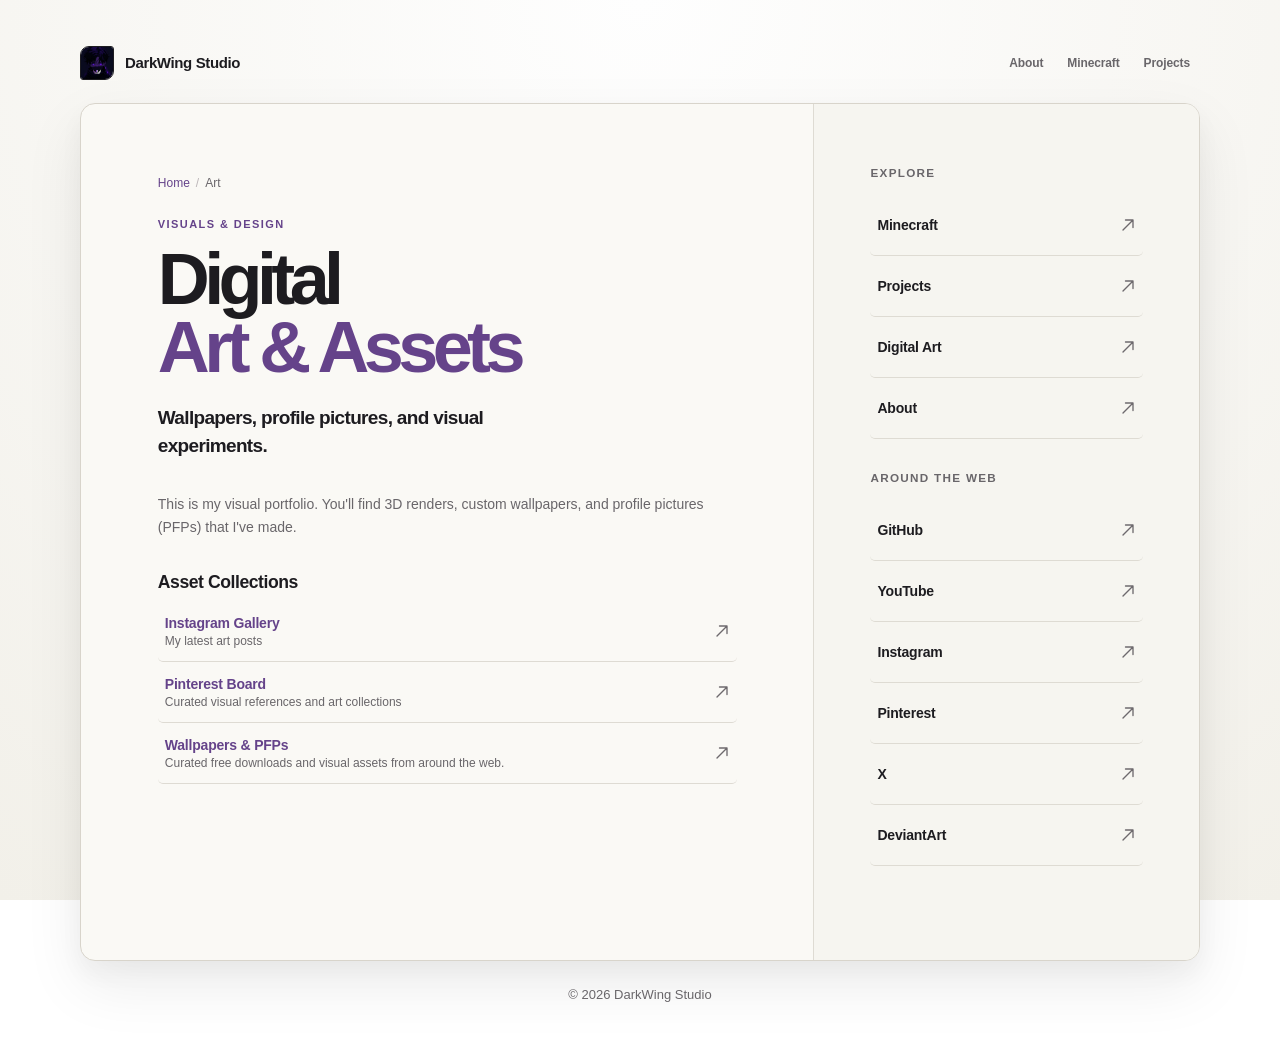
<file: art/index.html>
<!doctype html>
<html lang="en">

<head>
  <meta charset="utf-8">
  <meta name="viewport" content="width=device-width, initial-scale=1">
  <meta name="color-scheme" content="light">
  <meta name="theme-color" content="#f2f0e9">
  <meta name="description"
    content="Digital art, wallpapers, and visual assets by DarkWing Studio.">
  <meta name="author" content="DarkWing Studio">
  <meta name="robots" content="index, follow, max-image-preview:large, max-snippet:-1, max-video-preview:-1">
  <link rel="canonical" href="https://darkwingstudio.netlify.app/art/">

  <meta property="og:type" content="website">
  <meta property="og:site_name" content="DarkWing Studio">
  <meta property="og:title" content="Digital Art & Assets | DarkWing Studio">
  <meta property="og:description"
    content="Digital art, wallpapers, PFPs, and visual experiments by DarkWing Studio.">
  <meta property="og:url" content="https://darkwingstudio.netlify.app/art/">
  <meta property="og:image" content="https://darkwingstudio.netlify.app/assets/og-image.png">
  <meta property="og:image:alt" content="DarkWing Studio Digital Art">
  <meta property="og:image:type" content="image/png">
  <meta property="og:image:width" content="1672">
  <meta property="og:image:height" content="941">

  <meta name="twitter:card" content="summary_large_image">
  <meta name="twitter:title" content="Digital Art & Assets | DarkWing Studio">
  <meta name="twitter:description" content="Digital art, wallpapers, PFPs, and visual experiments by DarkWing Studio.">
  <meta name="twitter:image" content="https://darkwingstudio.netlify.app/assets/og-image.png">
  <meta name="twitter:image:alt" content="DarkWing Studio Digital Art">
  <meta name="twitter:creator" content="@DarkWingStudio">

  <link rel="icon" type="image/webp" href="/assets/ProfilePIC.webp">
  <link rel="apple-touch-icon" href="/assets/ProfilePIC.webp">
  <link rel="manifest" href="/site.webmanifest">
  <link rel="stylesheet" href="../Styles.css">
  <script src="../script.js" defer></script>

  <script type="application/ld+json">
  {
    "@context": "https://schema.org",
    "@type": "CollectionPage",
    "name": "Digital Art & Assets by DarkWing Studio",
    "description": "Digital art, wallpapers, and visual experiments.",
    "url": "https://darkwingstudio.netlify.app/art/",
    "breadcrumb": {
      "@type": "BreadcrumbList",
      "itemListElement": [
        {"@type": "ListItem", "position": 1, "name": "Home", "item": "https://darkwingstudio.netlify.app/"},
        {"@type": "ListItem", "position": 2, "name": "Art", "item": "https://darkwingstudio.netlify.app/art/"}
      ]
    },
    "publisher": {
      "@type": "Organization",
      "@id": "https://darkwingstudio.netlify.app/#organization"
    }
  }
  </script>

  <title>Digital Art & Assets | DarkWing Studio</title>
  <!-- Google tag (gtag.js) -->
  <script async src="https://www.googletagmanager.com/gtag/js?id=G-7V3NFT77EZ"></script>
  <script>
    window.dataLayer = window.dataLayer || [];
    function gtag(){dataLayer.push(arguments);}
    gtag('js', new Date());

    gtag('config', 'G-7V3NFT77EZ');
  </script>
</head>

<body>
  <a class="skip-link" href="#art-content">Skip to content</a>

  <div class="site-frame">
    <header class="topbar">
      <a class="wordmark" href="/" aria-label="DarkWing Studio home">
        <img src="../assets/ProfilePIC.webp" alt="DarkWing Studio Logo" class="wordmark-icon" width="34" height="34" style="border-radius: 9px 3px 9px 3px; object-fit: cover;">
        <span>DarkWing Studio</span>
      </a>
      <nav class="topbar-nav" aria-label="Site sections">
        <a href="/about/" class="topbar-nav-link">About</a>
        <a href="/minecraft/" class="topbar-nav-link">Minecraft</a>
        <a href="/projects/" class="topbar-nav-link">Projects</a>
      </nav>
    </header>

    <main class="site-card site-card--content" id="art-content">
      <div class="content-page-inner">
        <nav class="breadcrumb" aria-label="Breadcrumb">
          <ol>
            <li><a href="/">Home</a></li>
            <li aria-current="page">Art</li>
          </ol>
        </nav>

        <p class="eyebrow">VISUALS &amp; DESIGN</p>
        <h1>Digital<br><span>Art &amp; Assets</span></h1>
        <p class="intro-copy">Wallpapers, profile pictures, and visual experiments.</p>

        <div class="content-body">
          <p>This is my visual portfolio. You'll find 3D renders, custom wallpapers, and profile pictures (PFPs) that I've made.</p>

          <h2>Asset Collections</h2>

          <nav class="link-list" aria-label="Art collections">
            <a class="link-row" href="https://www.instagram.com/darkwingstudio.in/" target="_blank" rel="noopener noreferrer">
              <span class="link-copy">
                <span class="link-title">Instagram Gallery</span>
                <span class="link-description">My latest art posts</span>
              </span>
              <svg class="link-arrow" xmlns="http://www.w3.org/2000/svg" fill="none" viewBox="0 0 24 24" stroke-width="2" stroke="currentColor" aria-hidden="true" width="16" height="16">
                <path stroke-linecap="round" stroke-linejoin="round" d="m4.5 19.5 15-15m0 0H8.25m11.25 0v11.25" />
              </svg>
            </a>
            <a class="link-row" href="https://www.pinterest.com/Darkwingstudio" target="_blank" rel="noopener noreferrer">
              <span class="link-copy">
                <span class="link-title">Pinterest Board</span>
                <span class="link-description">Curated visual references and art collections</span>
              </span>
              <svg class="link-arrow" xmlns="http://www.w3.org/2000/svg" fill="none" viewBox="0 0 24 24" stroke-width="2" stroke="currentColor" aria-hidden="true" width="16" height="16">
                <path stroke-linecap="round" stroke-linejoin="round" d="m4.5 19.5 15-15m0 0H8.25m11.25 0v11.25" />
              </svg>
            </a>
            <a class="link-row" href="/art/assets/">
              <span class="link-copy">
                <span class="link-title">Wallpapers &amp; PFPs</span>
                <span class="link-description">Curated free downloads and visual assets from around the web.</span>
              </span>
              <svg class="link-arrow" xmlns="http://www.w3.org/2000/svg" fill="none" viewBox="0 0 24 24" stroke-width="2" stroke="currentColor" aria-hidden="true" width="16" height="16">
                <path stroke-linecap="round" stroke-linejoin="round" d="m4.5 19.5 15-15m0 0H8.25m11.25 0v11.25" />
              </svg>
            </a>
          </nav>
        </div>
      </div>
      
      <aside class="sidebar-panel" aria-label="Sidebar">
        <div class="sidebar-heading"><h3>Explore</h3></div>
        <nav class="link-list" aria-label="Explore DarkWing Studio">
          <a class="link-row" href="/minecraft/">
            <span class="link-copy"><span class="link-title">Minecraft</span></span>
            <svg class="link-arrow" xmlns="http://www.w3.org/2000/svg" fill="none" viewBox="0 0 24 24" stroke-width="2" stroke="currentColor" aria-hidden="true" width="16" height="16" style="display: inline-block; vertical-align: middle;">
              <path stroke-linecap="round" stroke-linejoin="round" d="m4.5 19.5 15-15m0 0H8.25m11.25 0v11.25" />
            </svg>
          </a>
          <a class="link-row" href="/projects/">
            <span class="link-copy"><span class="link-title">Projects</span></span>
            <svg class="link-arrow" xmlns="http://www.w3.org/2000/svg" fill="none" viewBox="0 0 24 24" stroke-width="2" stroke="currentColor" aria-hidden="true" width="16" height="16" style="display: inline-block; vertical-align: middle;">
              <path stroke-linecap="round" stroke-linejoin="round" d="m4.5 19.5 15-15m0 0H8.25m11.25 0v11.25" />
            </svg>
          </a>
          <a class="link-row" href="/art/">
            <span class="link-copy"><span class="link-title">Digital Art</span></span>
            <svg class="link-arrow" xmlns="http://www.w3.org/2000/svg" fill="none" viewBox="0 0 24 24" stroke-width="2" stroke="currentColor" aria-hidden="true" width="16" height="16" style="display: inline-block; vertical-align: middle;">
              <path stroke-linecap="round" stroke-linejoin="round" d="m4.5 19.5 15-15m0 0H8.25m11.25 0v11.25" />
            </svg>
          </a>
          <a class="link-row" href="/about/">
            <span class="link-copy"><span class="link-title">About</span></span>
            <svg class="link-arrow" xmlns="http://www.w3.org/2000/svg" fill="none" viewBox="0 0 24 24" stroke-width="2" stroke="currentColor" aria-hidden="true" width="16" height="16" style="display: inline-block; vertical-align: middle;">
              <path stroke-linecap="round" stroke-linejoin="round" d="m4.5 19.5 15-15m0 0H8.25m11.25 0v11.25" />
            </svg>
          </a>
        </nav>

        <div class="sidebar-heading"><h3>Around the web</h3></div>
        <nav class="link-list" aria-label="Around the web">
          <a class="link-row" href="https://github.com/DarkWingStudio" target="_blank" rel="noopener noreferrer">
            <span class="link-copy"><span class="link-title">GitHub</span></span>
            <svg class="link-arrow" xmlns="http://www.w3.org/2000/svg" fill="none" viewBox="0 0 24 24" stroke-width="2" stroke="currentColor" aria-hidden="true" width="16" height="16" style="display: inline-block; vertical-align: middle;">
              <path stroke-linecap="round" stroke-linejoin="round" d="m4.5 19.5 15-15m0 0H8.25m11.25 0v11.25" />
            </svg>
          </a>
          <a class="link-row" href="https://www.youtube.com/@DarkWing-in" target="_blank" rel="noopener noreferrer">
            <span class="link-copy"><span class="link-title">YouTube</span></span>
            <svg class="link-arrow" xmlns="http://www.w3.org/2000/svg" fill="none" viewBox="0 0 24 24" stroke-width="2" stroke="currentColor" aria-hidden="true" width="16" height="16" style="display: inline-block; vertical-align: middle;">
              <path stroke-linecap="round" stroke-linejoin="round" d="m4.5 19.5 15-15m0 0H8.25m11.25 0v11.25" />
            </svg>
          </a>
          <a class="link-row" href="https://www.instagram.com/darkwingstudio.in/" target="_blank" rel="noopener noreferrer">
            <span class="link-copy"><span class="link-title">Instagram</span></span>
            <svg class="link-arrow" xmlns="http://www.w3.org/2000/svg" fill="none" viewBox="0 0 24 24" stroke-width="2" stroke="currentColor" aria-hidden="true" width="16" height="16" style="display: inline-block; vertical-align: middle;">
              <path stroke-linecap="round" stroke-linejoin="round" d="m4.5 19.5 15-15m0 0H8.25m11.25 0v11.25" />
            </svg>
          </a>
          <a class="link-row" href="https://www.pinterest.com/Darkwingstudio" target="_blank" rel="noopener noreferrer">
            <span class="link-copy"><span class="link-title">Pinterest</span></span>
            <svg class="link-arrow" xmlns="http://www.w3.org/2000/svg" fill="none" viewBox="0 0 24 24" stroke-width="2" stroke="currentColor" aria-hidden="true" width="16" height="16" style="display: inline-block; vertical-align: middle;">
              <path stroke-linecap="round" stroke-linejoin="round" d="m4.5 19.5 15-15m0 0H8.25m11.25 0v11.25" />
            </svg>
          </a>
          <a class="link-row" href="https://x.com/DarkWingStudio" target="_blank" rel="noopener noreferrer">
            <span class="link-copy"><span class="link-title">X</span></span>
            <svg class="link-arrow" xmlns="http://www.w3.org/2000/svg" fill="none" viewBox="0 0 24 24" stroke-width="2" stroke="currentColor" aria-hidden="true" width="16" height="16" style="display: inline-block; vertical-align: middle;">
              <path stroke-linecap="round" stroke-linejoin="round" d="m4.5 19.5 15-15m0 0H8.25m11.25 0v11.25" />
            </svg>
          </a>
          <a class="link-row" href="https://www.deviantart.com/darkwingstudio" target="_blank" rel="noopener noreferrer">
            <span class="link-copy"><span class="link-title">DeviantArt</span></span>
            <svg class="link-arrow" xmlns="http://www.w3.org/2000/svg" fill="none" viewBox="0 0 24 24" stroke-width="2" stroke="currentColor" aria-hidden="true" width="16" height="16" style="display: inline-block; vertical-align: middle;">
              <path stroke-linecap="round" stroke-linejoin="round" d="m4.5 19.5 15-15m0 0H8.25m11.25 0v11.25" />
            </svg>
          </a>
        </nav>
      </aside>
    </main>

    <footer class="site-footer">
      <span>© <span id="year"></span> DarkWing Studio</span>
    </footer>
  </div>
</body>

</html>
</file>
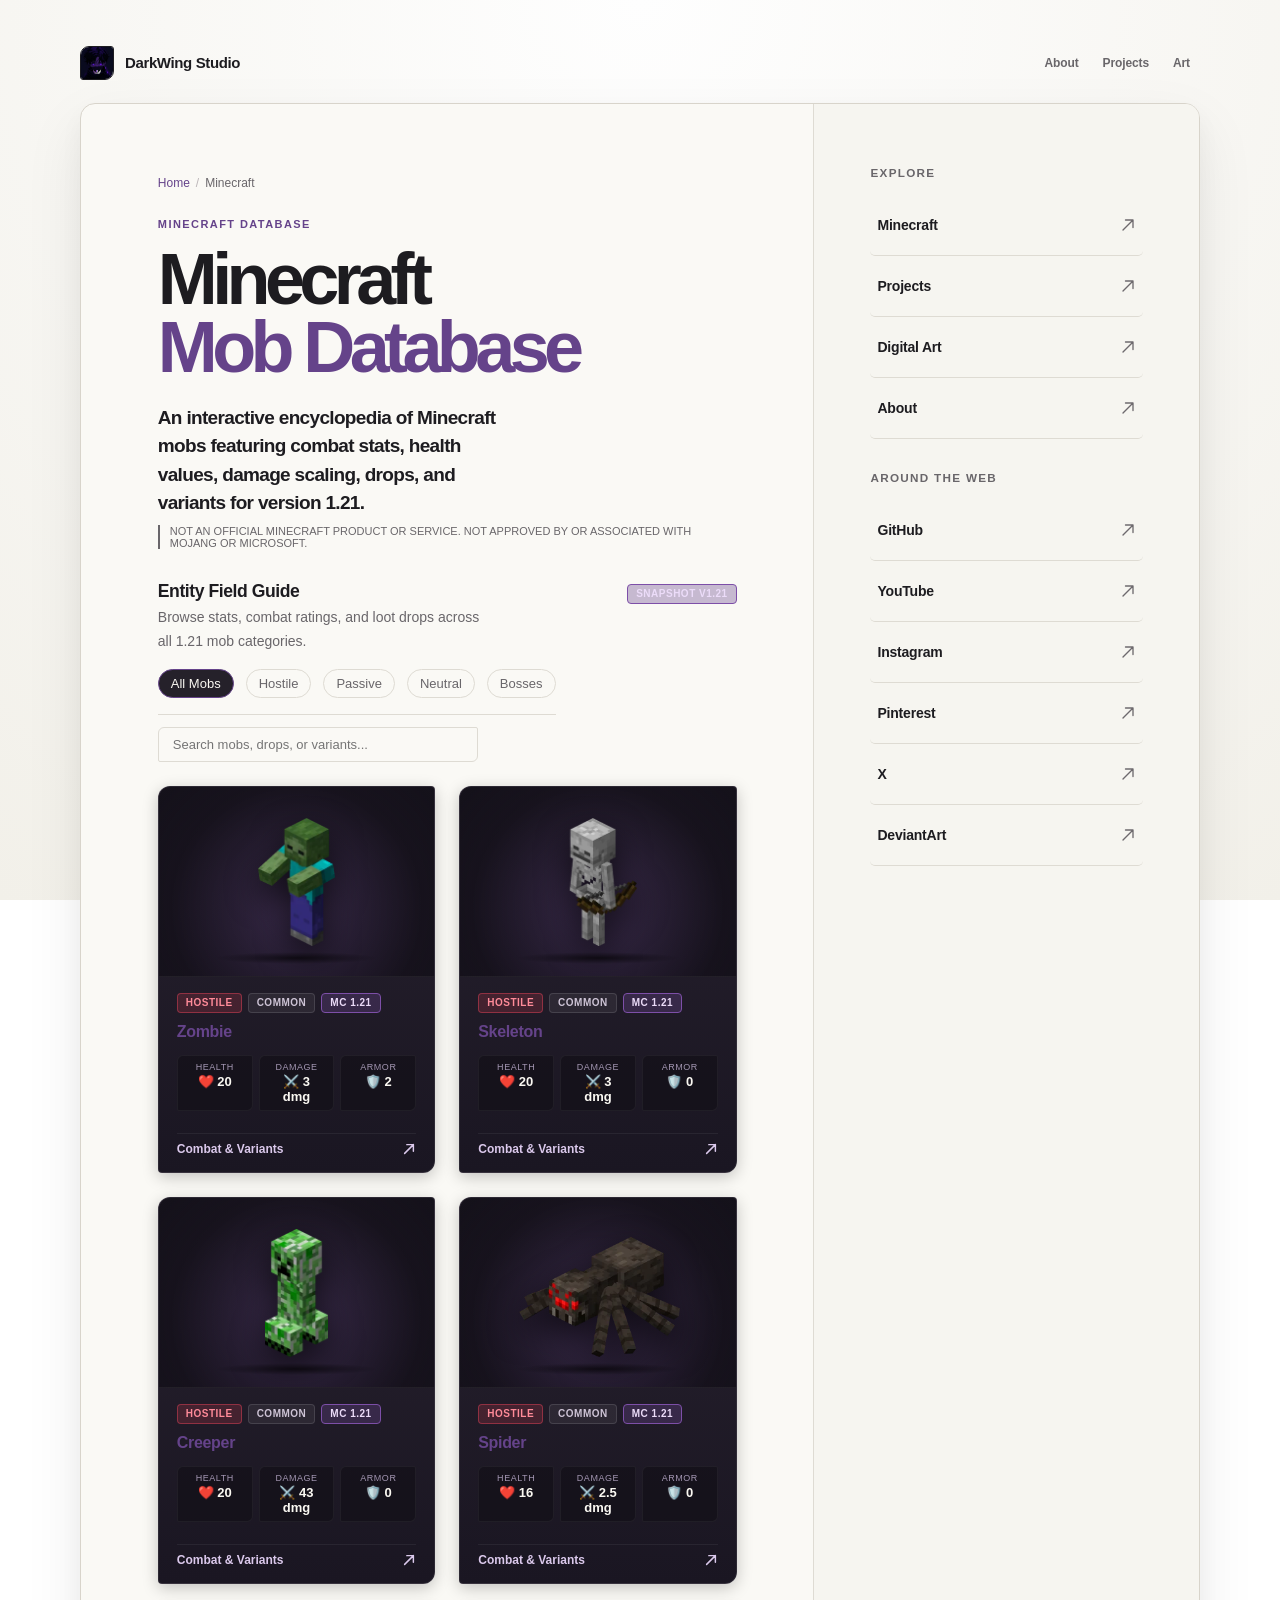
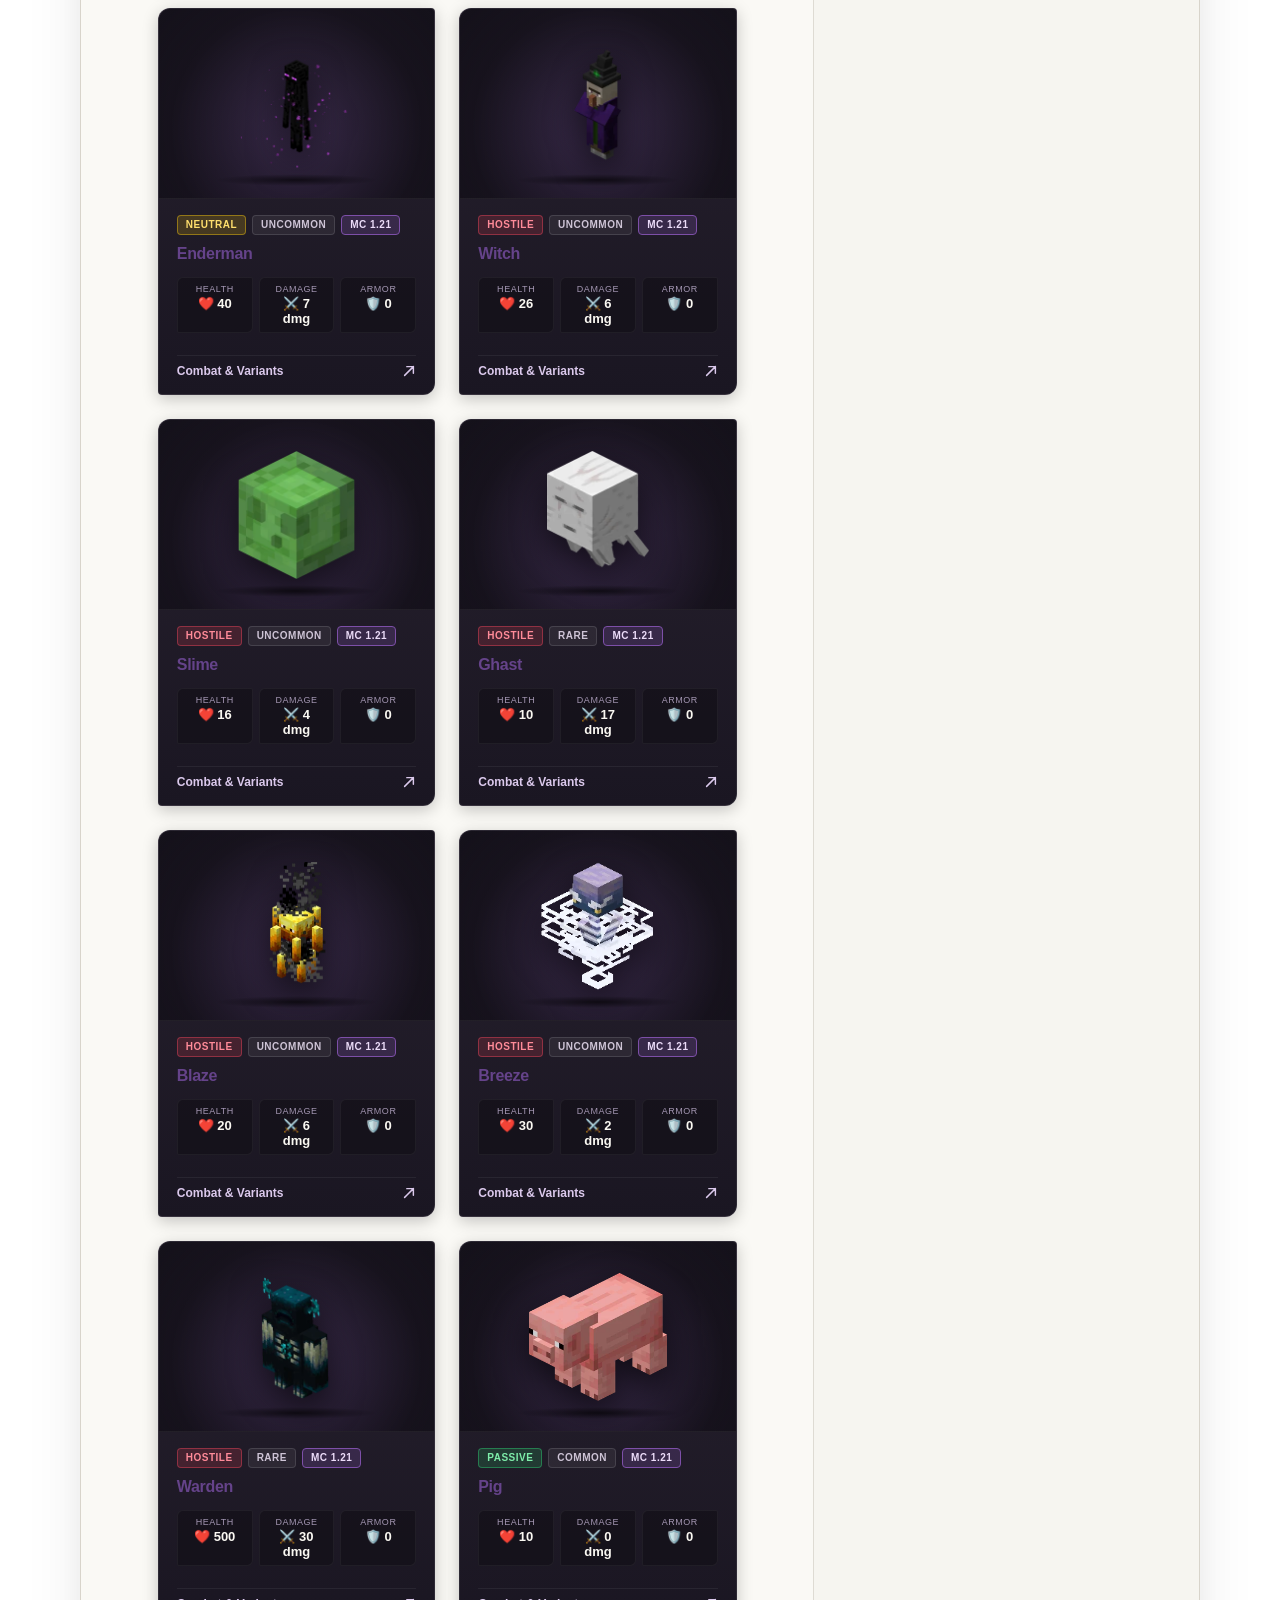
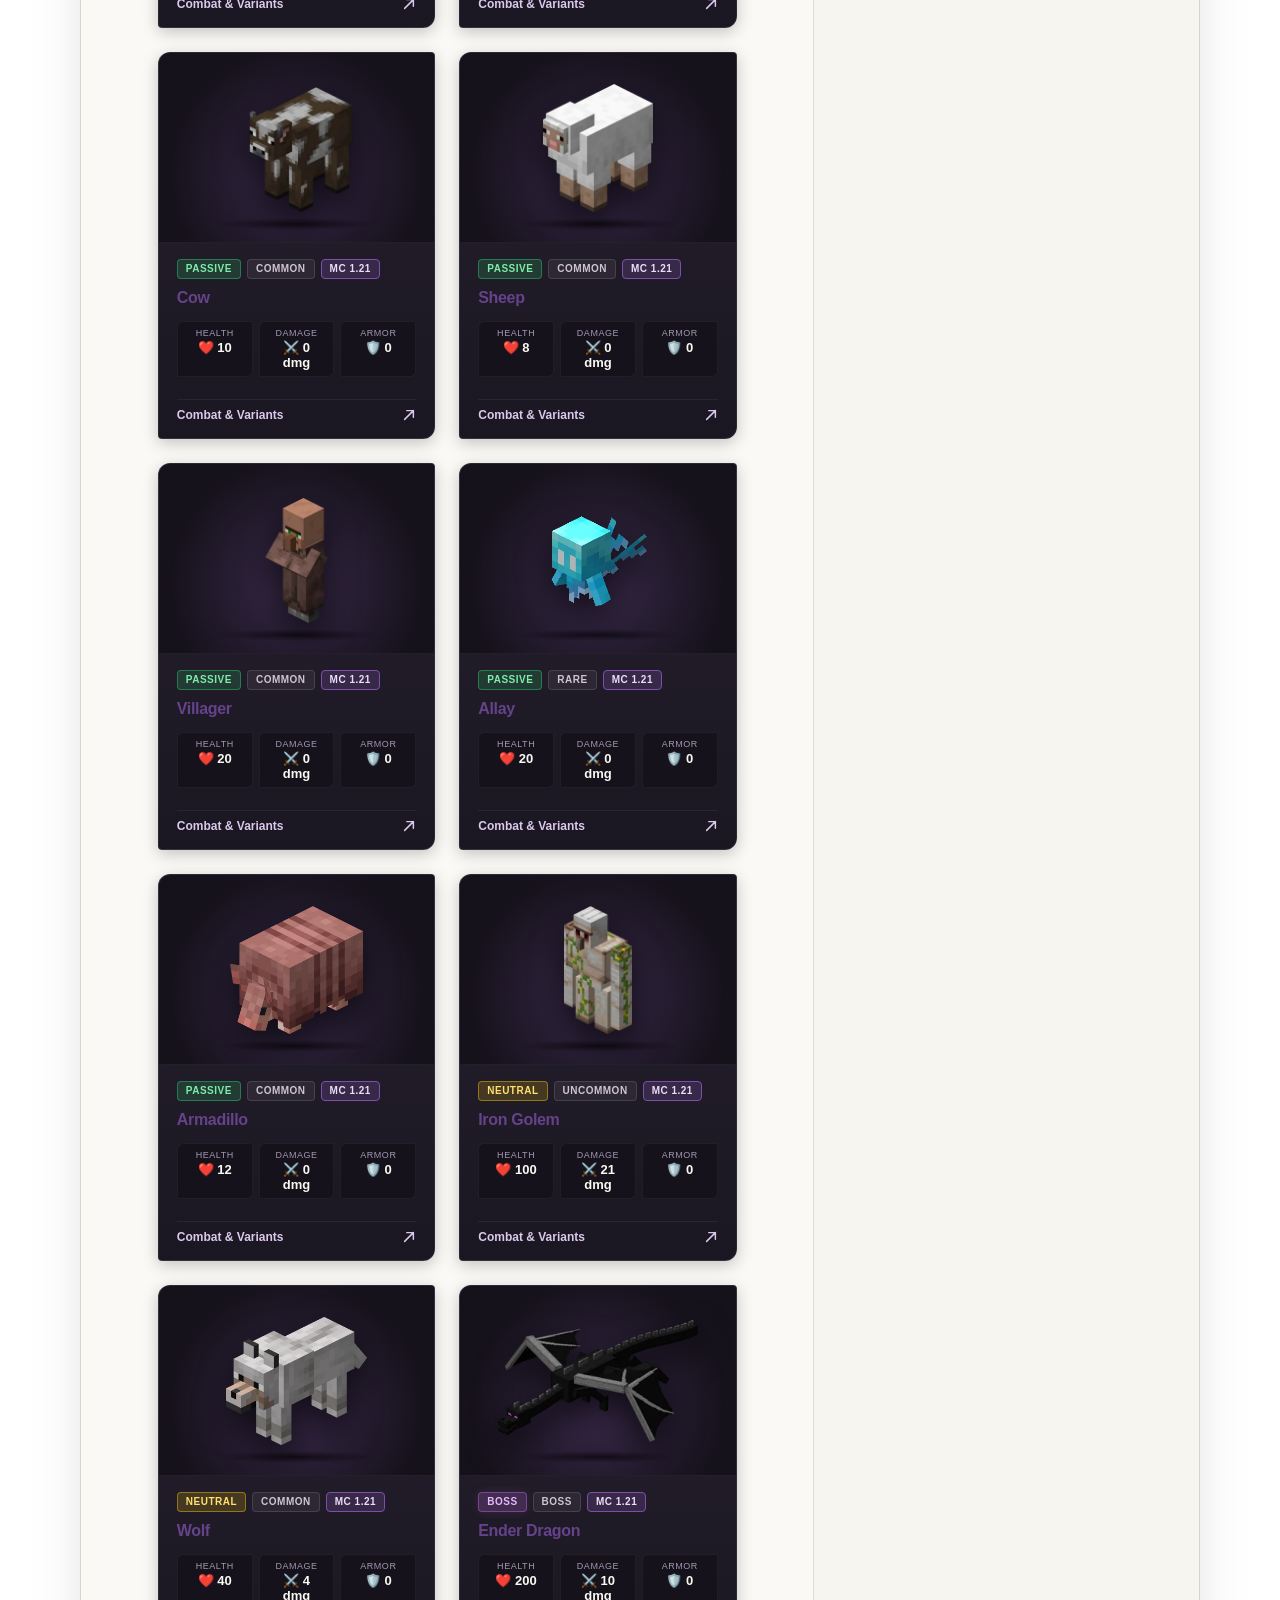
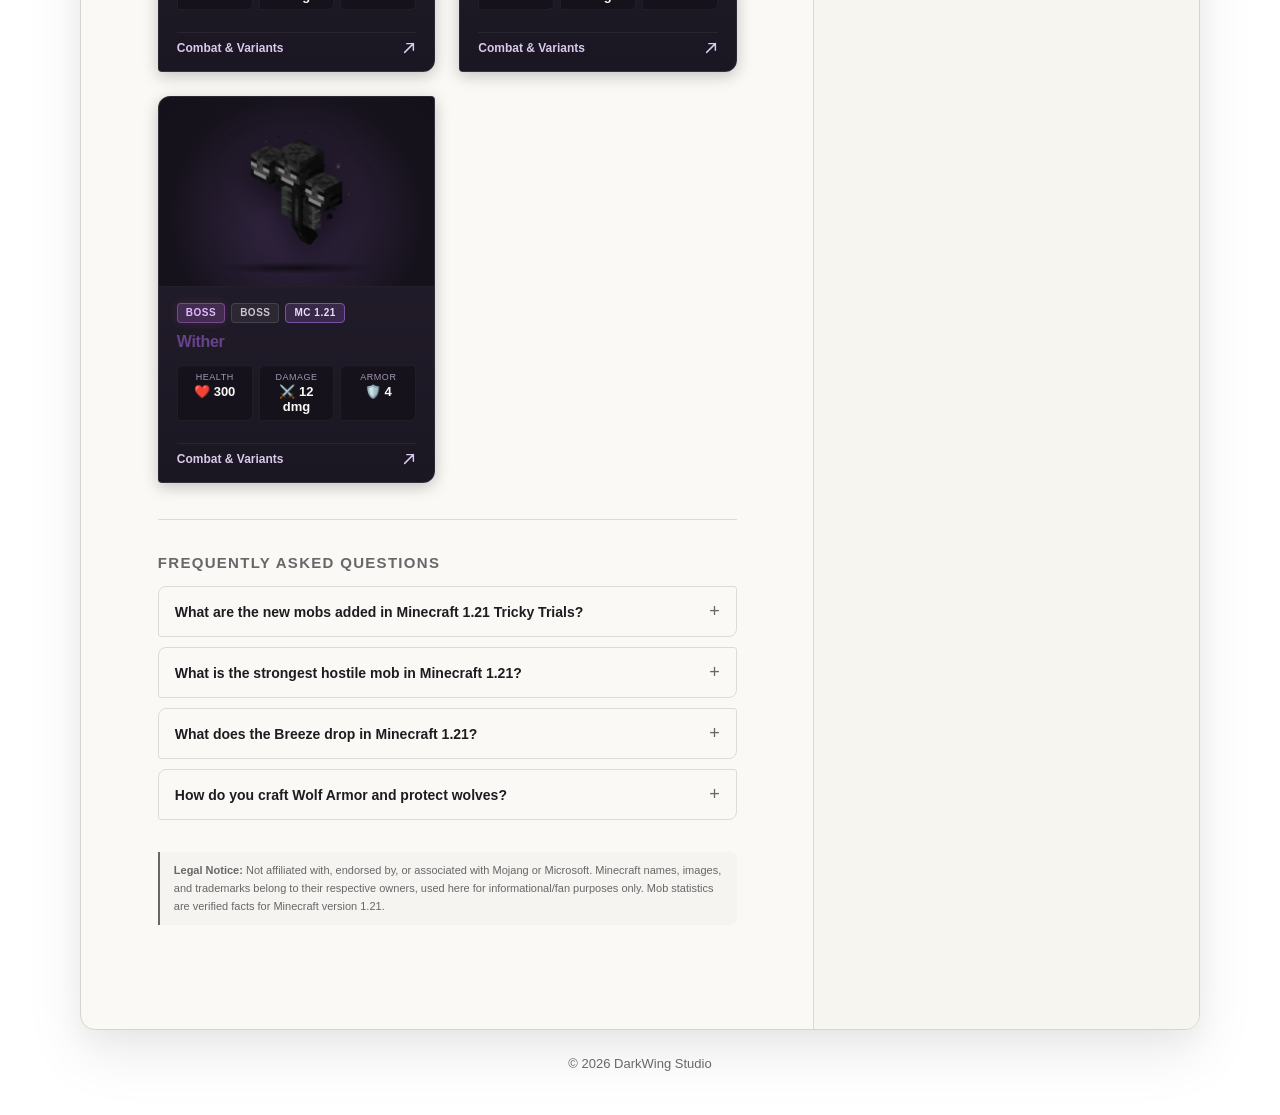
<file: minecraft/index.html>
<!doctype html>
<html lang="en">

<head>
  <meta charset="utf-8">
  <meta name="viewport" content="width=device-width, initial-scale=1">
  <meta name="color-scheme" content="light">
  <meta name="theme-color" content="#f2f0e9">
  <meta name="description"
    content="Interactive Minecraft 1.21 mob database and encyclopedia featuring combat ratings, health points, damage scaling, drops, and variants for 20+ mobs by DarkWing Studio.">
  <meta name="author" content="DarkWing Studio">
  <meta name="robots" content="index, follow, max-image-preview:large, max-snippet:-1, max-video-preview:-1">
  <link rel="canonical" href="https://darkwingstudio.netlify.app/minecraft/">

  <meta property="og:type" content="website">
  <meta property="og:site_name" content="DarkWing Studio">
  <meta property="og:title" content="Minecraft Mob Database &amp; Encyclopedia | DarkWing Studio">
  <meta property="og:description"
    content="Interactive Minecraft 1.21 mob database and encyclopedia featuring combat ratings, health points, damage scaling, drops, and variants for 20+ mobs by DarkWing Studio.">
  <meta property="og:url" content="https://darkwingstudio.netlify.app/minecraft/">
  <meta property="og:image" content="https://darkwingstudio.netlify.app/assets/og-image.png">
  <meta property="og:image:alt" content="DarkWing Studio Minecraft Mob Database">
  <meta property="og:image:type" content="image/png">
  <meta property="og:image:width" content="1672">
  <meta property="og:image:height" content="941">

  <meta name="twitter:card" content="summary_large_image">
  <meta name="twitter:title" content="Minecraft Mob Database &amp; Encyclopedia | DarkWing Studio">
  <meta name="twitter:description" content="Interactive Minecraft 1.21 mob database and encyclopedia featuring combat ratings, health points, damage scaling, drops, and variants for 20+ mobs by DarkWing Studio.">
  <meta name="twitter:image" content="https://darkwingstudio.netlify.app/assets/og-image.png">
  <meta name="twitter:image:alt" content="DarkWing Studio Minecraft Mob Database">
  <meta name="twitter:creator" content="@DarkWingStudio">

  <link rel="icon" type="image/webp" href="/assets/ProfilePIC.webp">
  <link rel="apple-touch-icon" href="/assets/ProfilePIC.webp">
  <link rel="manifest" href="/site.webmanifest">
  <link rel="stylesheet" href="../Styles.css">
  <script src="../script.js" defer></script>

  <script type="application/ld+json">
  {
    "@context": "https://schema.org",
    "@graph": [
      {
        "@type": "CollectionPage",
        "@id": "https://darkwingstudio.netlify.app/minecraft/#webpage",
        "name": "Minecraft Mob Database & Encyclopedia | DarkWing Studio",
        "description": "Interactive Minecraft 1.21 mob database and encyclopedia featuring combat ratings, health points, damage scaling, drops, and variants for 20+ mobs.",
        "url": "https://darkwingstudio.netlify.app/minecraft/",
        "breadcrumb": {
          "@type": "BreadcrumbList",
          "itemListElement": [
            {"@type": "ListItem", "position": 1, "name": "Home", "item": "https://darkwingstudio.netlify.app/"},
            {"@type": "ListItem", "position": 2, "name": "Minecraft", "item": "https://darkwingstudio.netlify.app/minecraft/"}
          ]
        },
        "publisher": {
          "@type": "Organization",
          "@id": "https://darkwingstudio.netlify.app/#organization"
        }
      },
      {
        "@type": "FAQPage",
        "@id": "https://darkwingstudio.netlify.app/minecraft/#faq",
        "mainEntity": [
          {
            "@type": "Question",
            "name": "What are the new mobs added in Minecraft 1.21 Tricky Trials?",
            "acceptedAnswer": {
              "@type": "Answer",
              "text": "Minecraft 1.21 Tricky Trials added the Breeze (a hostile whirlwind mob found in Trial Chambers that leaps and shoots wind charges) and the Armadillo (a passive savanna mob that drops Armadillo Scutes used to craft protective Wolf Armor)."
            }
          },
          {
            "@type": "Question",
            "name": "What is the strongest hostile mob in Minecraft 1.21?",
            "acceptedAnswer": {
              "@type": "Answer",
              "text": "The Warden is the strongest non-boss mob with 500 HP (250 hearts) and up to 45 melee attack damage. Among boss mobs, the Wither has 300 HP and the Ender Dragon has 200 HP."
            }
          },
          {
            "@type": "Question",
            "name": "What does the Breeze drop in Minecraft 1.21?",
            "acceptedAnswer": {
              "@type": "Answer",
              "text": "Defeating the Breeze drops 1–2 Breeze Rods, which are essential for crafting the heavy-smash Mace weapon and Wind Charge projectiles."
            }
          },
          {
            "@type": "Question",
            "name": "How do you craft Wolf Armor and protect wolves?",
            "acceptedAnswer": {
              "@type": "Answer",
              "text": "Wolf Armor is crafted using 6 Armadillo Scutes arranged on a crafting table. It can be dyed in custom colors and equipped onto tamed wolves to absorb incoming damage from attacks, explosions, and hazards."
            }
          }
        ]
      }
    ]
  }
  </script>

  <title>Minecraft Mob Database &amp; Encyclopedia | DarkWing Studio</title>
  <!-- Google tag (gtag.js) -->
  <script async src="https://www.googletagmanager.com/gtag/js?id=G-7V3NFT77EZ"></script>
  <script>
    window.dataLayer = window.dataLayer || [];
    function gtag(){dataLayer.push(arguments);}
    gtag('js', new Date());

    gtag('config', 'G-7V3NFT77EZ');
  </script>
</head>

<body>
  <a class="skip-link" href="#minecraft-content">Skip to content</a>

  <div class="site-frame">
    <header class="topbar">
      <a class="wordmark" href="/" aria-label="DarkWing Studio home">
        <img src="../assets/ProfilePIC.webp" alt="DarkWing Studio Logo" class="wordmark-icon" width="34" height="34"
          style="border-radius: 9px 3px 9px 3px; object-fit: cover;">
        <span>DarkWing Studio</span>
      </a>
      <nav class="topbar-nav" aria-label="Site sections">
        <a href="/about/" class="topbar-nav-link">About</a>
        <a href="/projects/" class="topbar-nav-link">Projects</a>
        <a href="/art/" class="topbar-nav-link">Art</a>
      </nav>
    </header>

    <main class="site-card site-card--content" id="minecraft-content">
      <div class="content-page-inner">
        <nav class="breadcrumb" aria-label="Breadcrumb">
          <ol>
            <li><a href="/">Home</a></li>
            <li aria-current="page">Minecraft</li>
          </ol>
        </nav>

        <p class="eyebrow">MINECRAFT DATABASE</p>
        <h1>Minecraft<br><span>Mob Database</span></h1>
        <p class="intro-copy" style="margin-bottom: 0.5rem;">An interactive encyclopedia of Minecraft mobs featuring combat stats, health values, damage scaling, drops, and variants for version 1.21.</p>
        <p style="font-size: 11px; color: var(--muted); border-left: 2px solid var(--muted); padding-left: 10px; margin-bottom: 2rem;">
          NOT AN OFFICIAL MINECRAFT PRODUCT OR SERVICE. NOT APPROVED BY OR ASSOCIATED WITH MOJANG OR MICROSOFT.
        </p>

        <div class="content-body">
          <section id="mobs-database" style="margin-bottom: 2rem;">
            <div style="display: flex; flex-wrap: wrap; justify-content: space-between; align-items: baseline; gap: 10px; margin-bottom: 16px;">
              <div>
                <h2 style="margin-bottom: 4px;">Entity Field Guide</h2>
                <p class="intro-detail" style="margin: 0;">Browse stats, combat ratings, and loot drops across all 1.21 mob categories.</p>
              </div>
              <span class="mob-badge mob-badge--version">Snapshot v1.21</span>
            </div>

            <!-- Search & Filters -->
            <div style="display: flex; flex-wrap: wrap; gap: 12px; margin-bottom: 24px; align-items: center; justify-content: space-between;">
              <nav class="asset-filters" aria-label="Mob category filters" id="mob-category-filters" style="margin-bottom: 0;">
                <button class="asset-filter active" data-filter="all">All Mobs</button>
                <button class="asset-filter" data-filter="hostile">Hostile</button>
                <button class="asset-filter" data-filter="passive">Passive</button>
                <button class="asset-filter" data-filter="neutral">Neutral</button>
                <button class="asset-filter" data-filter="boss">Bosses</button>
              </nav>

              <div style="position: relative; min-width: 220px; flex: 1; max-width: 320px;">
                <input type="text" id="mob-search-input" placeholder="Search mobs, drops, or variants..." 
                  aria-label="Search mobs or drops"
                  style="width: 100%; padding: 9px 14px; font-size: 13px; border-radius: 6px 2px 6px 2px; border: 1px solid var(--line); background: var(--panel); color: var(--ink); outline: none;">
              </div>
            </div>

            <!-- Grid Container -->
            <div class="asset-gallery" id="mob-gallery-container" aria-live="polite">
              <div style="grid-column: 1 / -1; padding: 40px; text-align: center; color: var(--muted);">
                Loading Minecraft mobs database...
              </div>
            </div>

            <!-- FAQ & Entity Insights Section for Search & AI Visibility -->
            <section class="mob-faq-section" aria-label="Frequently Asked Questions">
              <div class="sidebar-heading" style="margin-top: 10px; margin-bottom: 14px;">
                <h3 style="font-size: 15px;">Frequently Asked Questions</h3>
              </div>
              <div class="mob-faq-list">
                <details class="mob-faq-item">
                  <summary class="mob-faq-question">What are the new mobs added in Minecraft 1.21 Tricky Trials?</summary>
                  <div class="mob-faq-answer">
                    Minecraft 1.21 (Tricky Trials) added the <strong>Breeze</strong> (a hostile whirlwind mob inhabiting Trial Chambers that attacks using wind charges) and the <strong>Armadillo</strong> (a passive mob found in savanna and badlands biomes that curls into a protective ball and drops Armadillo Scutes used to craft Wolf Armor).
                  </div>
                </details>
                <details class="mob-faq-item">
                  <summary class="mob-faq-question">What is the strongest hostile mob in Minecraft 1.21?</summary>
                  <div class="mob-faq-answer">
                    The <strong>Warden</strong> is the strongest non-boss mob in Minecraft with <strong>500 HP</strong> (250 hearts) and up to 45 melee attack damage, capable of eliminating fully-armored players in a single hit. For boss mobs, the <strong>Wither</strong> has 300 HP and the <strong>Ender Dragon</strong> has 200 HP.
                  </div>
                </details>
                <details class="mob-faq-item">
                  <summary class="mob-faq-question">What does the Breeze drop in Minecraft 1.21?</summary>
                  <div class="mob-faq-answer">
                    Defeating the Breeze drops <strong>1–2 Breeze Rods</strong>, which are essential ingredients used to craft the heavy-smash <strong>Mace</strong> weapon and throwable <strong>Wind Charges</strong>.
                  </div>
                </details>
                <details class="mob-faq-item">
                  <summary class="mob-faq-question">How do you craft Wolf Armor and protect wolves?</summary>
                  <div class="mob-faq-answer">
                    Wolf Armor is crafted using <strong>6 Armadillo Scutes</strong> arranged on a crafting table. It can be dyed into custom colors and equipped onto tamed wolves to absorb incoming damage from attacks, explosions, and hazards.
                  </div>
                </details>
              </div>
            </section>

            <div class="mob-legal-notice">
              <strong>Legal Notice:</strong> Not affiliated with, endorsed by, or associated with Mojang or Microsoft. Minecraft names, images, and trademarks belong to their respective owners, used here for informational/fan purposes only. Mob statistics are verified facts for Minecraft version 1.21.
            </div>
          </section>
        </div>
      </div>

      <aside class="sidebar-panel" aria-label="Sidebar">
        <div class="sidebar-heading">
          <h3>Explore</h3>
        </div>
        <nav class="link-list" aria-label="Explore DarkWing Studio">
          <a class="link-row" href="/minecraft/">
            <span class="link-copy"><span class="link-title">Minecraft</span></span>
            <svg class="link-arrow" xmlns="http://www.w3.org/2000/svg" fill="none" viewBox="0 0 24 24" stroke-width="2"
              stroke="currentColor" aria-hidden="true" width="16" height="16"
              style="display: inline-block; vertical-align: middle;">
              <path stroke-linecap="round" stroke-linejoin="round" d="m4.5 19.5 15-15m0 0H8.25m11.25 0v11.25" />
            </svg>
          </a>
          <a class="link-row" href="/projects/">
            <span class="link-copy"><span class="link-title">Projects</span></span>
            <svg class="link-arrow" xmlns="http://www.w3.org/2000/svg" fill="none" viewBox="0 0 24 24" stroke-width="2"
              stroke="currentColor" aria-hidden="true" width="16" height="16"
              style="display: inline-block; vertical-align: middle;">
              <path stroke-linecap="round" stroke-linejoin="round" d="m4.5 19.5 15-15m0 0H8.25m11.25 0v11.25" />
            </svg>
          </a>
          <a class="link-row" href="/art/">
            <span class="link-copy"><span class="link-title">Digital Art</span></span>
            <svg class="link-arrow" xmlns="http://www.w3.org/2000/svg" fill="none" viewBox="0 0 24 24" stroke-width="2"
              stroke="currentColor" aria-hidden="true" width="16" height="16"
              style="display: inline-block; vertical-align: middle;">
              <path stroke-linecap="round" stroke-linejoin="round" d="m4.5 19.5 15-15m0 0H8.25m11.25 0v11.25" />
            </svg>
          </a>
          <a class="link-row" href="/about/">
            <span class="link-copy"><span class="link-title">About</span></span>
            <svg class="link-arrow" xmlns="http://www.w3.org/2000/svg" fill="none" viewBox="0 0 24 24" stroke-width="2"
              stroke="currentColor" aria-hidden="true" width="16" height="16"
              style="display: inline-block; vertical-align: middle;">
              <path stroke-linecap="round" stroke-linejoin="round" d="m4.5 19.5 15-15m0 0H8.25m11.25 0v11.25" />
            </svg>
          </a>
        </nav>

        <div class="sidebar-heading">
          <h3>Around the web</h3>
        </div>
        <nav class="link-list" aria-label="Around the web">
          <a class="link-row" href="https://github.com/DarkWingStudio" target="_blank" rel="noopener noreferrer">
            <span class="link-copy"><span class="link-title">GitHub</span></span>
            <svg class="link-arrow" xmlns="http://www.w3.org/2000/svg" fill="none" viewBox="0 0 24 24" stroke-width="2"
              stroke="currentColor" aria-hidden="true" width="16" height="16"
              style="display: inline-block; vertical-align: middle;">
              <path stroke-linecap="round" stroke-linejoin="round" d="m4.5 19.5 15-15m0 0H8.25m11.25 0v11.25" />
            </svg>
          </a>
          <a class="link-row" href="https://www.youtube.com/@DarkWing-in" target="_blank" rel="noopener noreferrer">
            <span class="link-copy"><span class="link-title">YouTube</span></span>
            <svg class="link-arrow" xmlns="http://www.w3.org/2000/svg" fill="none" viewBox="0 0 24 24" stroke-width="2"
              stroke="currentColor" aria-hidden="true" width="16" height="16"
              style="display: inline-block; vertical-align: middle;">
              <path stroke-linecap="round" stroke-linejoin="round" d="m4.5 19.5 15-15m0 0H8.25m11.25 0v11.25" />
            </svg>
          </a>
          <a class="link-row" href="https://www.instagram.com/darkwingstudio.in/" target="_blank"
            rel="noopener noreferrer">
            <span class="link-copy"><span class="link-title">Instagram</span></span>
            <svg class="link-arrow" xmlns="http://www.w3.org/2000/svg" fill="none" viewBox="0 0 24 24" stroke-width="2"
              stroke="currentColor" aria-hidden="true" width="16" height="16"
              style="display: inline-block; vertical-align: middle;">
              <path stroke-linecap="round" stroke-linejoin="round" d="m4.5 19.5 15-15m0 0H8.25m11.25 0v11.25" />
            </svg>
          </a>
          <a class="link-row" href="https://www.pinterest.com/Darkwingstudio" target="_blank" rel="noopener noreferrer">
            <span class="link-copy"><span class="link-title">Pinterest</span></span>
            <svg class="link-arrow" xmlns="http://www.w3.org/2000/svg" fill="none" viewBox="0 0 24 24" stroke-width="2"
              stroke="currentColor" aria-hidden="true" width="16" height="16"
              style="display: inline-block; vertical-align: middle;">
              <path stroke-linecap="round" stroke-linejoin="round" d="m4.5 19.5 15-15m0 0H8.25m11.25 0v11.25" />
            </svg>
          </a>
          <a class="link-row" href="https://x.com/DarkWingStudio" target="_blank" rel="noopener noreferrer">
            <span class="link-copy"><span class="link-title">X</span></span>
            <svg class="link-arrow" xmlns="http://www.w3.org/2000/svg" fill="none" viewBox="0 0 24 24" stroke-width="2"
              stroke="currentColor" aria-hidden="true" width="16" height="16"
              style="display: inline-block; vertical-align: middle;">
              <path stroke-linecap="round" stroke-linejoin="round" d="m4.5 19.5 15-15m0 0H8.25m11.25 0v11.25" />
            </svg>
          </a>
          <a class="link-row" href="https://www.deviantart.com/darkwingstudio" target="_blank"
            rel="noopener noreferrer">
            <span class="link-copy"><span class="link-title">DeviantArt</span></span>
            <svg class="link-arrow" xmlns="http://www.w3.org/2000/svg" fill="none" viewBox="0 0 24 24" stroke-width="2"
              stroke="currentColor" aria-hidden="true" width="16" height="16"
              style="display: inline-block; vertical-align: middle;">
              <path stroke-linecap="round" stroke-linejoin="round" d="m4.5 19.5 15-15m0 0H8.25m11.25 0v11.25" />
            </svg>
          </a>
        </nav>
      </aside>
    </main>

    <footer class="site-footer">
      <span>© <span id="year"></span> DarkWing Studio</span>
    </footer>
  </div>

  <script>
    (function () {
      const gallery = document.getElementById('mob-gallery-container');
      const searchInput = document.getElementById('mob-search-input');
      const filterButtons = document.querySelectorAll('#mob-category-filters .asset-filter');
      let allMobs = [];
      let currentCategory = 'all';
      let searchQuery = '';

      function escapeHtml(str) {
        if (str === null || str === undefined) return '';
        return String(str)
          .replace(/&/g, '&amp;')
          .replace(/</g, '&lt;')
          .replace(/>/g, '&gt;')
          .replace(/"/g, '&quot;');
      }

      function getCategoryBadgeClass(category) {
        const cat = (category || '').toLowerCase();
        if (cat === 'hostile') return 'mob-badge--hostile';
        if (cat === 'passive') return 'mob-badge--passive';
        if (cat === 'neutral') return 'mob-badge--neutral';
        if (cat === 'boss') return 'mob-badge--boss';
        return 'mob-badge--rarity';
      }

      function renderCards() {
        if (!gallery) return;

        const q = searchQuery.toLowerCase().trim();
        const filtered = allMobs.filter(mob => {
          const matchesCategory = currentCategory === 'all' || mob.category.toLowerCase() === currentCategory;
          const matchesSearch = !q ||
            mob.name.toLowerCase().includes(q) ||
            mob.category.toLowerCase().includes(q) ||
            (mob.drops && mob.drops.some(d => d.toLowerCase().includes(q))) ||
            (mob.rareDrop && mob.rareDrop.toLowerCase().includes(q)) ||
            (mob.description && mob.description.toLowerCase().includes(q)) ||
            (mob.variants && mob.variants.some(v => (typeof v === 'string' ? v : v.name).toLowerCase().includes(q)));
          return matchesCategory && matchesSearch;
        });

        if (filtered.length === 0) {
          gallery.innerHTML = `
            <div style="grid-column: 1 / -1; padding: 40px; text-align: center; color: var(--muted);">
              No mobs found matching your criteria. Try adjusting the category or search query.
            </div>
          `;
          return;
        }

        gallery.innerHTML = filtered.map(mob => {
          let damageText = 'Passive';
          if (mob.damage && typeof mob.damage === 'object') {
            damageText = `${mob.damage.normal} dmg`;
          } else if (typeof mob.damage === 'number' && mob.damage > 0) {
            damageText = `${mob.damage} dmg`;
          }

          return `
            <a href="/minecraft/mobs/?id=${encodeURIComponent(mob.id)}" class="asset-card asset-card--mob" data-category="${escapeHtml(mob.category.toLowerCase())}">
              <div class="asset-card-preview asset-card-preview--mob">
                <img src="${escapeHtml(mob.image)}" alt="${escapeHtml(mob.name)} preview" width="120" height="120" loading="lazy" decoding="async">
              </div>
              <div class="asset-card-content">
                <div class="mob-badge-container">
                  <span class="mob-badge ${getCategoryBadgeClass(mob.category)}">${escapeHtml(mob.category)}</span>
                  <span class="mob-badge mob-badge--rarity">${escapeHtml(mob.rarity)}</span>
                  <span class="mob-badge mob-badge--version">MC ${escapeHtml(mob.mcVersion)}</span>
                </div>
                <span class="asset-card-title">${escapeHtml(mob.name)}</span>
                <div class="mob-stats-row">
                  <div class="mob-stat-chip" title="Total Health: ${escapeHtml(mob.health)} HP (${escapeHtml(mob.hearts)} Hearts)">
                    <span class="mob-stat-chip-label">Health</span>
                    <span class="mob-stat-chip-val">❤️ ${escapeHtml(mob.health)}</span>
                  </div>
                  <div class="mob-stat-chip" title="Standard Attack Damage: ${escapeHtml(damageText)}">
                    <span class="mob-stat-chip-label">Damage</span>
                    <span class="mob-stat-chip-val">⚔️ ${escapeHtml(damageText)}</span>
                  </div>
                  <div class="mob-stat-chip" title="Armor Defense Points: ${escapeHtml(mob.armor)}">
                    <span class="mob-stat-chip-label">Armor</span>
                    <span class="mob-stat-chip-val">🛡️ ${escapeHtml(mob.armor)}</span>
                  </div>
                </div>
                <div class="mob-card-cta">
                  <span>Combat &amp; Variants</span>
                  <svg xmlns="http://www.w3.org/2000/svg" fill="none" viewBox="0 0 24 24" stroke-width="2.5" stroke="currentColor" aria-hidden="true">
                    <path stroke-linecap="round" stroke-linejoin="round" d="m4.5 19.5 15-15m0 0H8.25m11.25 0v11.25" />
                  </svg>
                </div>
              </div>
            </a>
          `;
        }).join('');
      }

      fetch('/minecraft/mobs.json')
        .then(res => {
          if (!res.ok) throw new Error('Could not load mobs list');
          return res.json();
        })
        .then(data => {
          allMobs = data;
          renderCards();
        })
        .catch(err => {
          if (gallery) {
            gallery.innerHTML = `
              <div style="grid-column: 1 / -1; padding: 40px; text-align: center; color: #dc3545;">
                Failed to load mobs database: ${escapeHtml(err.message)}
              </div>
            `;
          }
        });

      filterButtons.forEach(btn => {
        btn.addEventListener('click', () => {
          filterButtons.forEach(b => b.classList.remove('active'));
          btn.classList.add('active');
          currentCategory = btn.getAttribute('data-filter') || 'all';
          renderCards();
        });
      });

      if (searchInput) {
        searchInput.addEventListener('input', e => {
          searchQuery = e.target.value;
          renderCards();
        });
      }
    })();
  </script>
</body>

</html>
</file>
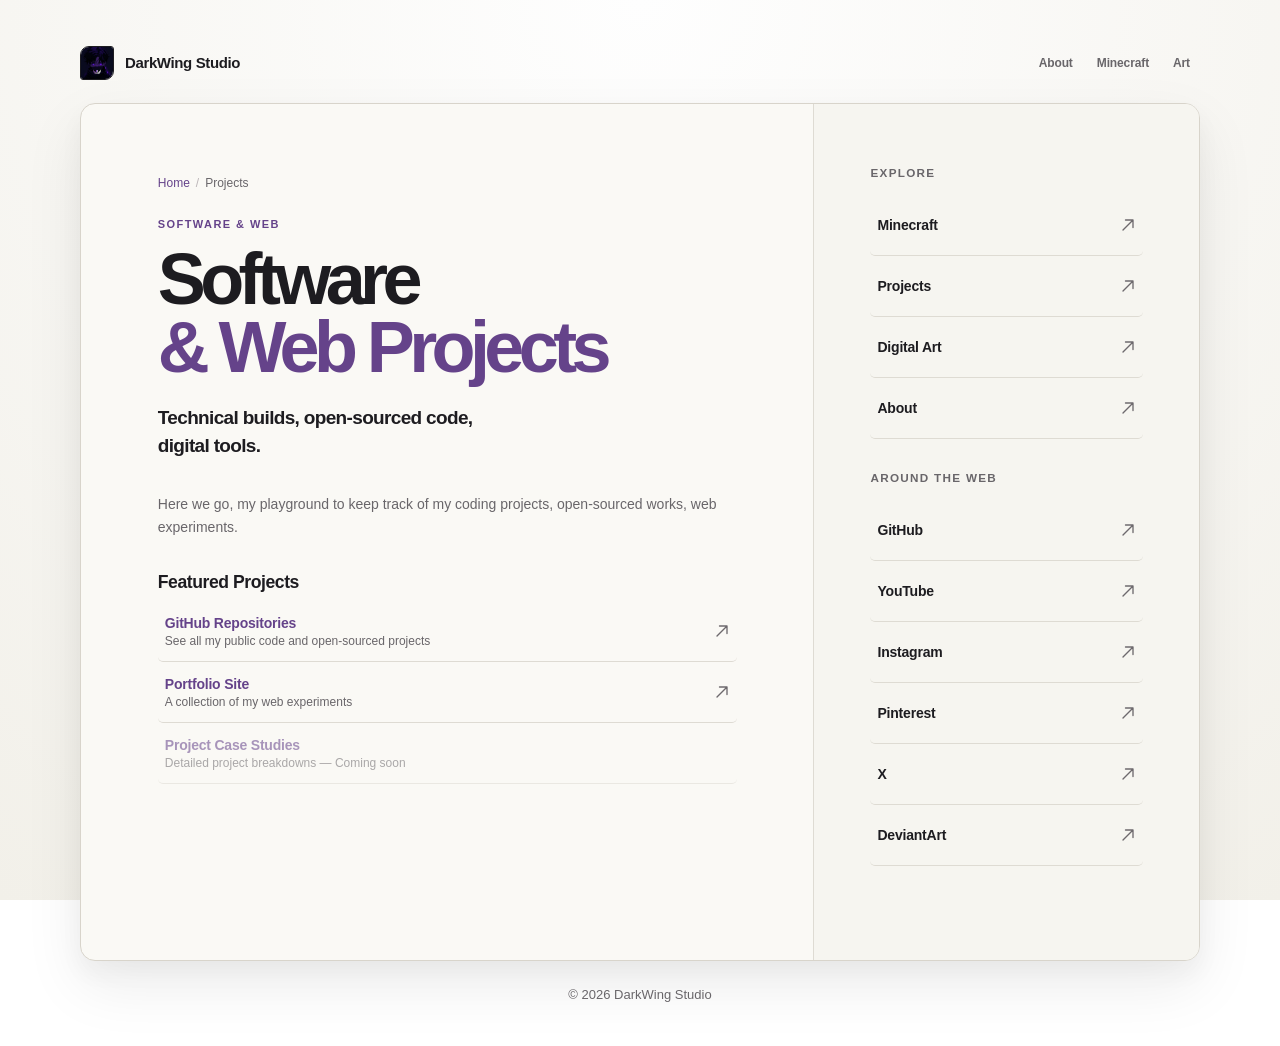
<file: projects/index.html>
<!doctype html>
<html lang="en">

<head>
  <meta charset="utf-8">
  <meta name="viewport" content="width=device-width, initial-scale=1">
  <meta name="color-scheme" content="light">
  <meta name="theme-color" content="#f2f0e9">
  <meta name="description"
    content="Software, web projects, and open-source code by DarkWing Studio.">
  <meta name="author" content="DarkWing Studio">
  <meta name="robots" content="index, follow, max-image-preview:large, max-snippet:-1, max-video-preview:-1">
  <link rel="canonical" href="https://darkwingstudio.netlify.app/projects/">

  <meta property="og:type" content="website">
  <meta property="og:site_name" content="DarkWing Studio">
  <meta property="og:title" content="Software & Web Projects | DarkWing Studio">
  <meta property="og:description"
    content="Software tools, open-source repos, and web experiments by DarkWing Studio.">
  <meta property="og:url" content="https://darkwingstudio.netlify.app/projects/">
  <meta property="og:image" content="https://darkwingstudio.netlify.app/assets/og-image.png">
  <meta property="og:image:alt" content="DarkWing Studio Projects">
  <meta property="og:image:type" content="image/png">
  <meta property="og:image:width" content="1672">
  <meta property="og:image:height" content="941">

  <meta name="twitter:card" content="summary_large_image">
  <meta name="twitter:title" content="Software & Web Projects | DarkWing Studio">
  <meta name="twitter:description" content="Software tools, open-source repos, and web experiments by DarkWing Studio.">
  <meta name="twitter:image" content="https://darkwingstudio.netlify.app/assets/og-image.png">
  <meta name="twitter:image:alt" content="DarkWing Studio Projects">
  <meta name="twitter:creator" content="@DarkWingStudio">

  <link rel="icon" type="image/webp" href="/assets/ProfilePIC.webp">
  <link rel="apple-touch-icon" href="/assets/ProfilePIC.webp">
  <link rel="manifest" href="/site.webmanifest">
  <link rel="stylesheet" href="../Styles.css">
  <script src="../script.js" defer></script>

  <script type="application/ld+json">
  {
    "@context": "https://schema.org",
    "@type": "CollectionPage",
    "name": "Software & Web Projects by DarkWing Studio",
    "description": "Software tools, open-source repos, and web experiments.",
    "url": "https://darkwingstudio.netlify.app/projects/",
    "breadcrumb": {
      "@type": "BreadcrumbList",
      "itemListElement": [
        {"@type": "ListItem", "position": 1, "name": "Home", "item": "https://darkwingstudio.netlify.app/"},
        {"@type": "ListItem", "position": 2, "name": "Projects", "item": "https://darkwingstudio.netlify.app/projects/"}
      ]
    },
    "publisher": {
      "@type": "Organization",
      "@id": "https://darkwingstudio.netlify.app/#organization"
    }
  }
  </script>

  <title>Projects & Software | DarkWing Studio</title>
  <!-- Google tag (gtag.js) -->
  <script async src="https://www.googletagmanager.com/gtag/js?id=G-7V3NFT77EZ"></script>
  <script>
    window.dataLayer = window.dataLayer || [];
    function gtag(){dataLayer.push(arguments);}
    gtag('js', new Date());

    gtag('config', 'G-7V3NFT77EZ');
  </script>
</head>

<body>
  <a class="skip-link" href="#projects-content">Skip to content</a>

  <div class="site-frame">
    <header class="topbar">
      <a class="wordmark" href="/" aria-label="DarkWing Studio home">
        <img src="../assets/ProfilePIC.webp" alt="DarkWing Studio Logo" class="wordmark-icon" width="34" height="34" style="border-radius: 9px 3px 9px 3px; object-fit: cover;">
        <span>DarkWing Studio</span>
      </a>
      <nav class="topbar-nav" aria-label="Site sections">
        <a href="/about/" class="topbar-nav-link">About</a>
        <a href="/minecraft/" class="topbar-nav-link">Minecraft</a>
        <a href="/art/" class="topbar-nav-link">Art</a>
      </nav>
    </header>

    <main class="site-card site-card--content" id="projects-content">
      <div class="content-page-inner">
        <nav class="breadcrumb" aria-label="Breadcrumb">
          <ol>
            <li><a href="/">Home</a></li>
            <li aria-current="page">Projects</li>
          </ol>
        </nav>

        <p class="eyebrow">SOFTWARE &amp; WEB</p>
        <h1>Software<br><span>&amp; Web Projects</span></h1>
        <p class="intro-copy">Technical builds, open-sourced code, digital tools.</p>

        <div class="content-body">
          <p>Here we go, my playground to keep track of my coding projects, open-sourced works, web experiments.</p>

          <h2>Featured Projects</h2>

          <nav class="link-list" aria-label="Software projects">
            <a class="link-row" href="https://github.com/DarkWingStudio" target="_blank" rel="noopener noreferrer">
              <span class="link-copy">
                <span class="link-title">GitHub Repositories</span>
                <span class="link-description">See all my public code and open-sourced projects</span>
              </span>
              <svg class="link-arrow" xmlns="http://www.w3.org/2000/svg" fill="none" viewBox="0 0 24 24" stroke-width="2" stroke="currentColor" aria-hidden="true" width="16" height="16">
                <path stroke-linecap="round" stroke-linejoin="round" d="m4.5 19.5 15-15m0 0H8.25m11.25 0v11.25" />
              </svg>
            </a>
            <a class="link-row" href="https://darkwingstudio.github.io" target="_blank" rel="noopener noreferrer">
              <span class="link-copy">
                <span class="link-title">Portfolio Site</span>
                <span class="link-description">A collection of my web experiments</span>
              </span>
              <svg class="link-arrow" xmlns="http://www.w3.org/2000/svg" fill="none" viewBox="0 0 24 24" stroke-width="2" stroke="currentColor" aria-hidden="true" width="16" height="16">
                <path stroke-linecap="round" stroke-linejoin="round" d="m4.5 19.5 15-15m0 0H8.25m11.25 0v11.25" />
              </svg>
            </a>
            <a class="link-row" href="#" style="pointer-events: none; opacity: 0.55;" aria-disabled="true">
              <span class="link-copy">
                <span class="link-title">Project Case Studies</span>
                <span class="link-description">Detailed project breakdowns — Coming soon</span>
              </span>
            </a>
          </nav>
        </div>
      </div>
      
      <aside class="sidebar-panel" aria-label="Sidebar">
        <div class="sidebar-heading"><h3>Explore</h3></div>
        <nav class="link-list" aria-label="Explore DarkWing Studio">
          <a class="link-row" href="/minecraft/">
            <span class="link-copy"><span class="link-title">Minecraft</span></span>
            <svg class="link-arrow" xmlns="http://www.w3.org/2000/svg" fill="none" viewBox="0 0 24 24" stroke-width="2" stroke="currentColor" aria-hidden="true" width="16" height="16" style="display: inline-block; vertical-align: middle;">
              <path stroke-linecap="round" stroke-linejoin="round" d="m4.5 19.5 15-15m0 0H8.25m11.25 0v11.25" />
            </svg>
          </a>
          <a class="link-row" href="/projects/">
            <span class="link-copy"><span class="link-title">Projects</span></span>
            <svg class="link-arrow" xmlns="http://www.w3.org/2000/svg" fill="none" viewBox="0 0 24 24" stroke-width="2" stroke="currentColor" aria-hidden="true" width="16" height="16" style="display: inline-block; vertical-align: middle;">
              <path stroke-linecap="round" stroke-linejoin="round" d="m4.5 19.5 15-15m0 0H8.25m11.25 0v11.25" />
            </svg>
          </a>
          <a class="link-row" href="/art/">
            <span class="link-copy"><span class="link-title">Digital Art</span></span>
            <svg class="link-arrow" xmlns="http://www.w3.org/2000/svg" fill="none" viewBox="0 0 24 24" stroke-width="2" stroke="currentColor" aria-hidden="true" width="16" height="16" style="display: inline-block; vertical-align: middle;">
              <path stroke-linecap="round" stroke-linejoin="round" d="m4.5 19.5 15-15m0 0H8.25m11.25 0v11.25" />
            </svg>
          </a>
          <a class="link-row" href="/about/">
            <span class="link-copy"><span class="link-title">About</span></span>
            <svg class="link-arrow" xmlns="http://www.w3.org/2000/svg" fill="none" viewBox="0 0 24 24" stroke-width="2" stroke="currentColor" aria-hidden="true" width="16" height="16" style="display: inline-block; vertical-align: middle;">
              <path stroke-linecap="round" stroke-linejoin="round" d="m4.5 19.5 15-15m0 0H8.25m11.25 0v11.25" />
            </svg>
          </a>
        </nav>

        <div class="sidebar-heading"><h3>Around the web</h3></div>
        <nav class="link-list" aria-label="Around the web">
          <a class="link-row" href="https://github.com/DarkWingStudio" target="_blank" rel="noopener noreferrer">
            <span class="link-copy"><span class="link-title">GitHub</span></span>
            <svg class="link-arrow" xmlns="http://www.w3.org/2000/svg" fill="none" viewBox="0 0 24 24" stroke-width="2" stroke="currentColor" aria-hidden="true" width="16" height="16" style="display: inline-block; vertical-align: middle;">
              <path stroke-linecap="round" stroke-linejoin="round" d="m4.5 19.5 15-15m0 0H8.25m11.25 0v11.25" />
            </svg>
          </a>
          <a class="link-row" href="https://www.youtube.com/@DarkWing-in" target="_blank" rel="noopener noreferrer">
            <span class="link-copy"><span class="link-title">YouTube</span></span>
            <svg class="link-arrow" xmlns="http://www.w3.org/2000/svg" fill="none" viewBox="0 0 24 24" stroke-width="2" stroke="currentColor" aria-hidden="true" width="16" height="16" style="display: inline-block; vertical-align: middle;">
              <path stroke-linecap="round" stroke-linejoin="round" d="m4.5 19.5 15-15m0 0H8.25m11.25 0v11.25" />
            </svg>
          </a>
          <a class="link-row" href="https://www.instagram.com/darkwingstudio.in/" target="_blank" rel="noopener noreferrer">
            <span class="link-copy"><span class="link-title">Instagram</span></span>
            <svg class="link-arrow" xmlns="http://www.w3.org/2000/svg" fill="none" viewBox="0 0 24 24" stroke-width="2" stroke="currentColor" aria-hidden="true" width="16" height="16" style="display: inline-block; vertical-align: middle;">
              <path stroke-linecap="round" stroke-linejoin="round" d="m4.5 19.5 15-15m0 0H8.25m11.25 0v11.25" />
            </svg>
          </a>
          <a class="link-row" href="https://www.pinterest.com/Darkwingstudio" target="_blank" rel="noopener noreferrer">
            <span class="link-copy"><span class="link-title">Pinterest</span></span>
            <svg class="link-arrow" xmlns="http://www.w3.org/2000/svg" fill="none" viewBox="0 0 24 24" stroke-width="2" stroke="currentColor" aria-hidden="true" width="16" height="16" style="display: inline-block; vertical-align: middle;">
              <path stroke-linecap="round" stroke-linejoin="round" d="m4.5 19.5 15-15m0 0H8.25m11.25 0v11.25" />
            </svg>
          </a>
          <a class="link-row" href="https://x.com/DarkWingStudio" target="_blank" rel="noopener noreferrer">
            <span class="link-copy"><span class="link-title">X</span></span>
            <svg class="link-arrow" xmlns="http://www.w3.org/2000/svg" fill="none" viewBox="0 0 24 24" stroke-width="2" stroke="currentColor" aria-hidden="true" width="16" height="16" style="display: inline-block; vertical-align: middle;">
              <path stroke-linecap="round" stroke-linejoin="round" d="m4.5 19.5 15-15m0 0H8.25m11.25 0v11.25" />
            </svg>
          </a>
          <a class="link-row" href="https://www.deviantart.com/darkwingstudio" target="_blank" rel="noopener noreferrer">
            <span class="link-copy"><span class="link-title">DeviantArt</span></span>
            <svg class="link-arrow" xmlns="http://www.w3.org/2000/svg" fill="none" viewBox="0 0 24 24" stroke-width="2" stroke="currentColor" aria-hidden="true" width="16" height="16" style="display: inline-block; vertical-align: middle;">
              <path stroke-linecap="round" stroke-linejoin="round" d="m4.5 19.5 15-15m0 0H8.25m11.25 0v11.25" />
            </svg>
          </a>
        </nav>
      </aside>
    </main>

    <footer class="site-footer">
      <span>© <span id="year"></span> DarkWing Studio</span>
    </footer>
  </div>
</body>

</html>
</file>
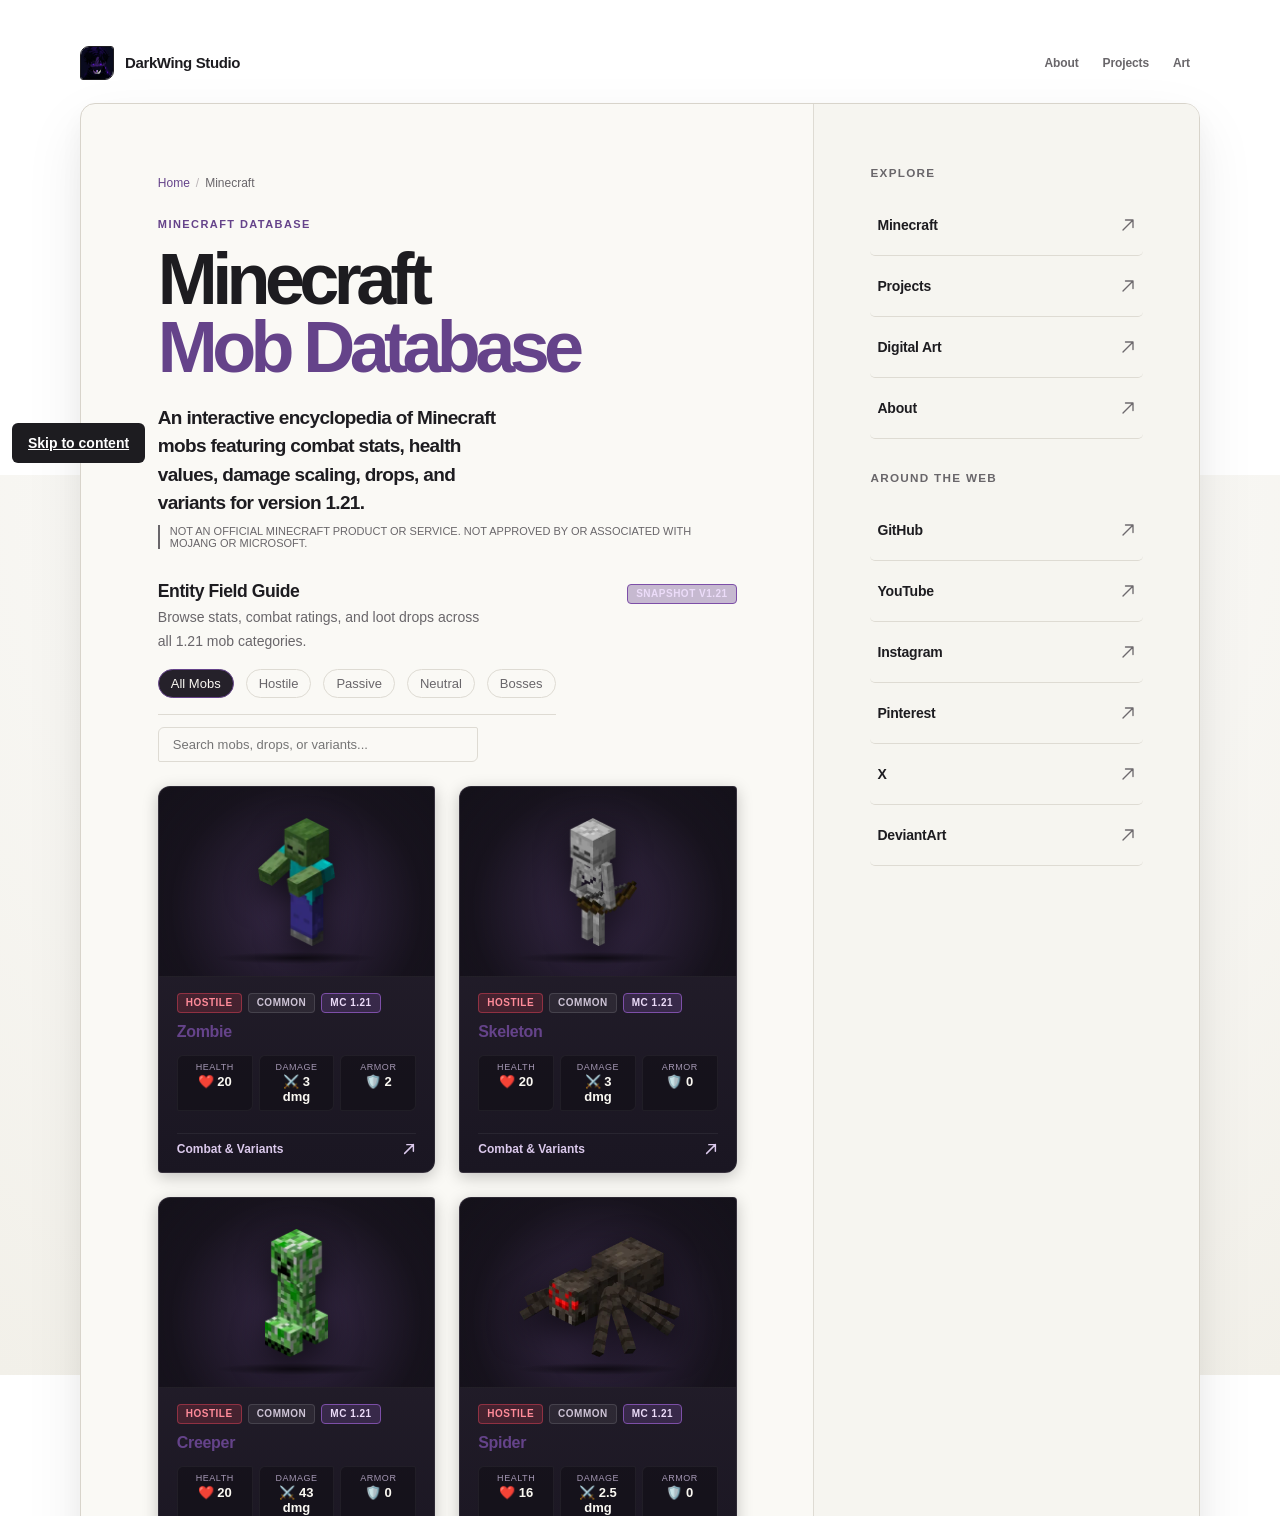
<file: minecraft/mobs/index.html>
<!doctype html>
<html lang="en">

<head>
  <meta charset="utf-8">
  <meta name="viewport" content="width=device-width, initial-scale=1">
  <meta name="color-scheme" content="light">
  <meta name="theme-color" content="#f2f0e9">
  <meta name="description" id="meta-description"
    content="Minecraft Mob Database entry by DarkWing Studio. Combat stats, variants, spawn requirements, and drops.">
  <meta name="author" content="DarkWing Studio">
  <meta name="robots" content="index, follow, max-image-preview:large, max-snippet:-1, max-video-preview:-1">
  <link rel="canonical" id="meta-canonical" href="https://darkwingstudio.netlify.app/minecraft/mobs/">

  <meta property="og:type" content="article">
  <meta property="og:site_name" content="DarkWing Studio">
  <meta property="og:title" id="og-title" content="Minecraft Mob Database | DarkWing Studio">
  <meta property="og:description" id="og-description"
    content="Combat stats, variants, spawn conditions, and drops in Minecraft 1.21.">
  <meta property="og:url" id="og-url" content="https://darkwingstudio.netlify.app/minecraft/mobs/">
  <meta property="og:image" id="og-image" content="https://darkwingstudio.netlify.app/assets/og-image.png">

  <meta name="twitter:card" content="summary_large_image">
  <meta name="twitter:title" id="twitter-title" content="Minecraft Mob Database | DarkWing Studio">
  <meta name="twitter:description" id="twitter-description"
    content="Combat stats, variants, spawn conditions, and drops in Minecraft 1.21.">
  <meta name="twitter:image" id="twitter-image" content="https://darkwingstudio.netlify.app/assets/og-image.png">
  <meta name="twitter:creator" content="@DarkWingStudio">

  <link rel="icon" type="image/webp" href="/assets/ProfilePIC.webp">
  <link rel="apple-touch-icon" href="/assets/ProfilePIC.webp">
  <link rel="manifest" href="/site.webmanifest">
  <link rel="stylesheet" href="../../Styles.css">
  <script src="../../script.js" defer></script>

  <title id="page-title">Minecraft Mob Database | DarkWing Studio</title>
</head>

<body>
  <a class="skip-link" href="#mob-detail-content">Skip to content</a>

  <div class="site-frame">
    <header class="topbar">
      <a class="wordmark" href="/" aria-label="DarkWing Studio home">
        <img src="../../assets/ProfilePIC.webp" alt="DarkWing Studio Logo" class="wordmark-icon" width="34" height="34"
          style="border-radius: 9px 3px 9px 3px; object-fit: cover;">
        <span>DarkWing Studio</span>
      </a>
      <nav class="topbar-nav" aria-label="Site sections">
        <a href="/about/" class="topbar-nav-link">About</a>
        <a href="/minecraft/" class="topbar-nav-link">Minecraft</a>
        <a href="/projects/" class="topbar-nav-link">Projects</a>
        <a href="/art/" class="topbar-nav-link">Art</a>
      </nav>
    </header>

    <main class="site-card site-card--content" id="mob-detail-content">
      <div class="content-page-inner">
        <nav class="breadcrumb" aria-label="Breadcrumb">
          <ol id="breadcrumb-list">
            <li><a href="/">Home</a></li>
            <li><a href="/minecraft/">Minecraft</a></li>
            <li aria-current="page" id="breadcrumb-current">Mob Details</li>
          </ol>
        </nav>

        <div id="mob-render-target">
          <div style="padding: 40px 0; text-align: center; color: var(--muted);">
            <p>Loading mob entry...</p>
          </div>
        </div>
      </div>

      <aside class="sidebar-panel" aria-label="Sidebar">
        <div class="sidebar-heading">
          <h3>Explore</h3>
        </div>
        <nav class="link-list" aria-label="Explore DarkWing Studio">
          <a class="link-row" href="/minecraft/">
            <span class="link-copy"><span class="link-title">Minecraft Hub</span></span>
            <svg class="link-arrow" xmlns="http://www.w3.org/2000/svg" fill="none" viewBox="0 0 24 24" stroke-width="2"
              stroke="currentColor" aria-hidden="true" width="16" height="16">
              <path stroke-linecap="round" stroke-linejoin="round" d="m4.5 19.5 15-15m0 0H8.25m11.25 0v11.25" />
            </svg>
          </a>
          <a class="link-row" href="/projects/">
            <span class="link-copy"><span class="link-title">Projects</span></span>
            <svg class="link-arrow" xmlns="http://www.w3.org/2000/svg" fill="none" viewBox="0 0 24 24" stroke-width="2"
              stroke="currentColor" aria-hidden="true" width="16" height="16">
              <path stroke-linecap="round" stroke-linejoin="round" d="m4.5 19.5 15-15m0 0H8.25m11.25 0v11.25" />
            </svg>
          </a>
          <a class="link-row" href="/art/">
            <span class="link-copy"><span class="link-title">Digital Art</span></span>
            <svg class="link-arrow" xmlns="http://www.w3.org/2000/svg" fill="none" viewBox="0 0 24 24" stroke-width="2"
              stroke="currentColor" aria-hidden="true" width="16" height="16">
              <path stroke-linecap="round" stroke-linejoin="round" d="m4.5 19.5 15-15m0 0H8.25m11.25 0v11.25" />
            </svg>
          </a>
          <a class="link-row" href="/about/">
            <span class="link-copy"><span class="link-title">About</span></span>
            <svg class="link-arrow" xmlns="http://www.w3.org/2000/svg" fill="none" viewBox="0 0 24 24" stroke-width="2"
              stroke="currentColor" aria-hidden="true" width="16" height="16">
              <path stroke-linecap="round" stroke-linejoin="round" d="m4.5 19.5 15-15m0 0H8.25m11.25 0v11.25" />
            </svg>
          </a>
        </nav>

        <div class="sidebar-heading">
          <h3>Around the web</h3>
        </div>
        <nav class="link-list" aria-label="Around the web">
          <a class="link-row" href="https://github.com/DarkWingStudio" target="_blank" rel="noopener noreferrer">
            <span class="link-copy"><span class="link-title">GitHub</span></span>
            <svg class="link-arrow" xmlns="http://www.w3.org/2000/svg" fill="none" viewBox="0 0 24 24" stroke-width="2"
              stroke="currentColor" aria-hidden="true" width="16" height="16">
              <path stroke-linecap="round" stroke-linejoin="round" d="m4.5 19.5 15-15m0 0H8.25m11.25 0v11.25" />
            </svg>
          </a>
          <a class="link-row" href="https://www.youtube.com/@DarkWing-in" target="_blank" rel="noopener noreferrer">
            <span class="link-copy"><span class="link-title">YouTube</span></span>
            <svg class="link-arrow" xmlns="http://www.w3.org/2000/svg" fill="none" viewBox="0 0 24 24" stroke-width="2"
              stroke="currentColor" aria-hidden="true" width="16" height="16">
              <path stroke-linecap="round" stroke-linejoin="round" d="m4.5 19.5 15-15m0 0H8.25m11.25 0v11.25" />
            </svg>
          </a>
          <a class="link-row" href="https://www.instagram.com/darkwingstudio.in/" target="_blank" rel="noopener noreferrer">
            <span class="link-copy"><span class="link-title">Instagram</span></span>
            <svg class="link-arrow" xmlns="http://www.w3.org/2000/svg" fill="none" viewBox="0 0 24 24" stroke-width="2"
              stroke="currentColor" aria-hidden="true" width="16" height="16">
              <path stroke-linecap="round" stroke-linejoin="round" d="m4.5 19.5 15-15m0 0H8.25m11.25 0v11.25" />
            </svg>
          </a>
        </nav>
      </aside>
    </main>

    <footer class="site-footer">
      <span>© <span id="year"></span> DarkWing Studio</span>
    </footer>
  </div>

  <script>
    (function () {
      // Determine Mob ID from path /minecraft/mobs/<id>/ or query param ?id=<id>
      function getMobId() {
        const params = new URLSearchParams(window.location.search);
        if (params.get('id')) {
          return params.get('id').toLowerCase().trim();
        }
        const pathname = window.location.pathname.replace(/\/+$/, '');
        const segments = pathname.split('/');
        const lastSegment = segments[segments.length - 1];
        if (lastSegment && lastSegment !== 'mobs' && lastSegment !== 'index.html') {
          return lastSegment.toLowerCase().trim();
        }
        return null;
      }

      function escapeHtml(str) {
        if (str === null || str === undefined) return '';
        return String(str)
          .replace(/&/g, '&amp;')
          .replace(/</g, '&lt;')
          .replace(/>/g, '&gt;')
          .replace(/"/g, '&quot;');
      }

      function getCategoryClass(category) {
        const cat = (category || '').toLowerCase();
        if (cat === 'hostile') return 'mob-badge--hostile';
        if (cat === 'passive') return 'mob-badge--passive';
        if (cat === 'neutral') return 'mob-badge--neutral';
        if (cat === 'boss') return 'mob-badge--boss';
        return 'mob-badge--rarity';
      }

      const target = document.getElementById('mob-render-target');
      const mobId = getMobId();

      fetch('/minecraft/mobs.json')
        .then(response => {
          if (!response.ok) throw new Error('Failed to load mobs database');
          return response.json();
        })
        .then(mobs => {
          if (!mobId) {
            renderMobIndexRedirect(mobs);
            return;
          }

          const mobIndex = mobs.findIndex(m => m.id.toLowerCase() === mobId);
          if (mobIndex === -1) {
            renderNotFound(mobId);
            return;
          }

          const mob = mobs[mobIndex];
          const prevMob = mobIndex > 0 ? mobs[mobIndex - 1] : null;
          const nextMob = mobIndex < mobs.length - 1 ? mobs[mobIndex + 1] : null;

          renderMobDetail(mob, prevMob, nextMob);
        })
        .catch(err => {
          target.innerHTML = `
            <div style="padding: 40px 0; text-align: center;">
              <h2>Unable to load mob data</h2>
              <p style="color: var(--muted); margin-bottom: 20px;">${escapeHtml(err.message)}</p>
              <a href="/minecraft/" class="mob-nav-btn">Return to Minecraft Hub</a>
            </div>
          `;
        });

      function renderNotFound(id) {
        document.title = 'Mob Not Found | DarkWing Studio';
        target.innerHTML = `
          <div style="padding: 40px 0; text-align: center;">
            <p class="eyebrow" style="color: #dc3545;">ERROR 404</p>
            <h1>Mob Not Found</h1>
            <p style="color: var(--muted); margin: 12px auto 24px auto; max-width: 480px;">
              No entry found matching "<strong>${escapeHtml(id)}</strong>". Check the spelling or browse the complete mob catalog below.
            </p>
            <a href="/minecraft/" class="mob-nav-btn">Browse Mob Database</a>
          </div>
        `;
      }

      function renderMobIndexRedirect(mobs) {
        // If someone visits /minecraft/mobs/ without a slug, redirect or list
        window.location.replace('/minecraft/#mobs-database');
      }

      function renderMobDetail(mob, prevMob, nextMob) {
        // Update document metadata
        document.title = `${mob.name} — Minecraft Mob Database | DarkWing Studio`;
        document.getElementById('breadcrumb-current').textContent = mob.name;
        
        const descEl = document.getElementById('meta-description');
        if (descEl) descEl.content = mob.description;
        
        const ogTitle = document.getElementById('og-title');
        if (ogTitle) ogTitle.content = `${mob.name} — Minecraft Mob Database`;
        
        const ogDesc = document.getElementById('og-description');
        if (ogDesc) ogDesc.content = mob.description;

        const ogImage = document.getElementById('og-image');
        if (ogImage) ogImage.content = mob.image;

        // Damage values formatting
        let damageDetails = '<span style="color: var(--muted);">None (Passive Entity)</span>';
        let damagePrimary = '0';
        if (mob.damage && typeof mob.damage === 'object') {
          damagePrimary = `${mob.damage.normal} dmg`;
          damageDetails = `
            <div style="display: flex; gap: 8px; flex-wrap: wrap; margin-top: 6px;">
              <span class="mob-info-chip" style="background: rgba(46, 204, 113, 0.15); color: #2e7d32; font-weight: 600;">Easy: ${mob.damage.easy}</span>
              <span class="mob-info-chip" style="background: rgba(241, 196, 15, 0.15); color: #b78103; font-weight: 600;">Normal: ${mob.damage.normal}</span>
              <span class="mob-info-chip" style="background: rgba(235, 68, 90, 0.15); color: #c62828; font-weight: 600;">Hard: ${mob.damage.hard}</span>
            </div>
          `;
        } else if (typeof mob.damage === 'number' && mob.damage > 0) {
          damagePrimary = `${mob.damage} dmg`;
          damageDetails = `<span>Direct attack: <strong>${mob.damage}</strong></span>`;
        }

        // Visual hearts gauge
        const heartsCount = Math.round(mob.hearts || mob.health / 2);
        let heartIcons = '';
        for (let i = 0; i < Math.min(heartsCount, 10); i++) {
          heartIcons += '❤️';
        }
        if (heartsCount > 10) {
          heartIcons += ` +${heartsCount - 10}`;
        }

        // Drops formatting
        let dropsRows = '';
        if (mob.drops && mob.drops.length > 0) {
          dropsRows += mob.drops.map(d => `
            <tr>
              <td><strong>${escapeHtml(d)}</strong></td>
              <td><span class="mob-badge mob-badge--rarity">Standard Drop</span></td>
              <td>Slain by player or natural cause</td>
            </tr>
          `).join('');
        } else {
          dropsRows += `
            <tr>
              <td colspan="3" style="color: var(--muted); text-align: center; padding: 16px;">No standard item drops</td>
            </tr>
          `;
        }

        if (mob.rareDrop) {
          dropsRows += `
            <tr class="rare-row">
              <td><strong style="color: #9a7041;">⭐ ${escapeHtml(mob.rareDrop)}</strong></td>
              <td><span class="mob-badge" style="background: rgba(255, 193, 7, 0.2); color: #855b14; border: 1px solid rgba(255, 193, 7, 0.5);">Rare / Special Drop</span></td>
              <td>Rare kill condition or chance trigger</td>
            </tr>
          `;
        }

        // Variants formatting
        let variantsHtml = '';
        if (mob.variants && mob.variants.length > 0) {
          variantsHtml = `
            <div class="mob-content-card">
              <h3>
                <svg width="18" height="18" viewBox="0 0 24 24" fill="none" stroke="currentColor" stroke-width="2" stroke-linecap="round" stroke-linejoin="round"><path d="M16 21v-2a4 4 0 0 0-4-4H6a4 4 0 0 0-4 4v2"/><circle cx="9" cy="7" r="4"/><path d="M22 21v-2a4 4 0 0 0-3-3.87"/><path d="M16 3.13a4 4 0 0 1 0 7.75"/></svg>
                Variants &amp; Subspecies (${mob.variants.length})
              </h3>
              <div class="mob-variant-grid">
                ${mob.variants.map(v => {
                  if (typeof v === 'string') {
                    return `
                      <div class="mob-variant-item">
                        <span class="mob-variant-title">${escapeHtml(v)}</span>
                      </div>
                    `;
                  }
                  return `
                    <div class="mob-variant-item">
                      <span class="mob-variant-title">${escapeHtml(v.name)}</span>
                      <span class="mob-variant-text">${escapeHtml(v.description)}</span>
                    </div>
                  `;
                }).join('')}
              </div>
            </div>
          `;
        }

        target.innerHTML = `
          <div class="mob-detail-hero">
            <div class="mob-detail-stage">
              <img src="${escapeHtml(mob.image)}" alt="${escapeHtml(mob.name)} render" width="160" height="180" loading="eager" fetchpriority="high" decoding="async">
            </div>
            <div class="mob-detail-info">
              <div class="mob-badge-container">
                <span class="mob-badge ${getCategoryClass(mob.category)}">${escapeHtml(mob.category)}</span>
                <span class="mob-badge mob-badge--rarity">${escapeHtml(mob.rarity)}</span>
                <span class="mob-badge mob-badge--version">MC ${escapeHtml(mob.mcVersion)}</span>
              </div>
              <h1 class="mob-detail-title">${escapeHtml(mob.name)}</h1>
              <p class="mob-detail-desc">${escapeHtml(mob.description)}</p>

              <div class="mob-detail-chips">
                <span class="mob-info-chip"><strong>Category:</strong> ${escapeHtml(mob.category)}</span>
                <span class="mob-info-chip"><strong>Rarity:</strong> ${escapeHtml(mob.rarity)}</span>
                <span class="mob-info-chip"><strong>Version:</strong> Minecraft ${escapeHtml(mob.mcVersion)}</span>
              </div>

              <div style="font-size: 11px; color: #a497b3; margin-top: 6px;">
                Image Attribution: <em>${escapeHtml(mob.imageCredit)}</em> · 
                <a href="${escapeHtml(mob.wikiUrl)}" target="_blank" rel="noopener noreferrer" style="color: #e0b0ff; text-decoration: underline;">Minecraft Wiki reference</a>
              </div>
            </div>
          </div>

          <div class="mob-vitals-grid">
            <div class="mob-vital-card">
              <span class="mob-vital-title">❤️ Vital Health</span>
              <div class="mob-vital-main">
                <span>${escapeHtml(mob.health)} HP</span>
              </div>
              <div class="mob-vital-sub">
                <div>${escapeHtml(mob.hearts)} Hearts equivalent</div>
                <div style="font-size: 11px; margin-top: 2px;">${heartIcons}</div>
              </div>
            </div>

            <div class="mob-vital-card">
              <span class="mob-vital-title">⚔️ Combat Damage</span>
              <div class="mob-vital-main">
                <span>${escapeHtml(damagePrimary)}</span>
              </div>
              <div class="mob-vital-sub">
                ${damageDetails}
              </div>
            </div>

            <div class="mob-vital-card">
              <span class="mob-vital-title">🛡️ Armor Defense</span>
              <div class="mob-vital-main">
                <span>${escapeHtml(mob.armor)}</span>
              </div>
              <div class="mob-vital-sub">
                ${mob.armor > 0 ? `Natural defense rating reduces incoming damage` : `Zero innate armor points`}
              </div>
            </div>

            <div class="mob-vital-card">
              <span class="mob-vital-title">✨ Experience Yield</span>
              <div class="mob-vital-main">
                <span>${escapeHtml(mob.xp)} XP</span>
              </div>
              <div class="mob-vital-sub">
                Dropped when slain by player or tamed wolf
              </div>
            </div>
          </div>

          <div class="mob-content-card">
            <h3>
              <svg width="18" height="18" viewBox="0 0 24 24" fill="none" stroke="currentColor" stroke-width="2" stroke-linecap="round" stroke-linejoin="round"><circle cx="12" cy="12" r="10"/><polygon points="12 8 8 12 12 16 12 8"/></svg>
              Behavior &amp; Combat Mechanics
            </h3>
            <p style="margin: 0 0 14px 0; font-size: 14px; line-height: 1.6; color: var(--ink);">
              ${escapeHtml(mob.behavior)}
            </p>
            <div style="font-size: 13px; color: var(--muted); border-top: 1px dashed var(--line); padding-top: 12px; line-height: 1.6;">
              <div><strong>Natural Spawn Conditions:</strong> ${escapeHtml(mob.spawn)}</div>
              ${mob.biomes && mob.biomes.length > 0 ? `<div><strong>Native Biomes &amp; Environments:</strong> ${mob.biomes.map(b => escapeHtml(b)).join(', ')}</div>` : ''}
            </div>
          </div>

          ${variantsHtml}

          <div class="mob-content-card">
            <h3>
              <svg width="18" height="18" viewBox="0 0 24 24" fill="none" stroke="currentColor" stroke-width="2" stroke-linecap="round" stroke-linejoin="round"><path d="M21 16V8a2 2 0 0 0-1-1.73l-7-4a2 2 0 0 0-2 0l-7 4A2 2 0 0 0 3 8v8a2 2 0 0 0 1 1.73l7 4a2 2 0 0 0 2 0l7-4A2 2 0 0 0 21 16z"/><polyline points="3.27 6.96 12 12.01 20.73 6.96"/><line x1="12" y1="22.08" x2="12" y2="12"/></svg>
              Loot Drops &amp; Item Yields
            </h3>
            <table class="mob-drops-table" aria-label="Mob loot drops">
              <thead>
                <tr>
                  <th>Item / Resource</th>
                  <th>Drop Tier</th>
                  <th>Obtaining Condition</th>
                </tr>
              </thead>
              <tbody>
                ${dropsRows}
              </tbody>
            </table>
          </div>

          <div class="mob-legal-notice">
            <strong>Mojang Legal Disclaimer:</strong> Not affiliated with, endorsed by, or associated with Mojang or Microsoft. Minecraft names, images, and trademarks belong to their respective owners, used here for informational/fan purposes only. Mob statistics reflect Minecraft release <strong>${escapeHtml(mob.mcVersion)}</strong>.
          </div>

          <nav class="mob-nav-bar" aria-label="Mob pagination">
            <div>
              ${prevMob ? `<a href="/minecraft/mobs/?id=${encodeURIComponent(prevMob.id)}" class="mob-nav-btn">← ${escapeHtml(prevMob.name)}</a>` : ''}
            </div>
            <div>
              <a href="/minecraft/#mobs-database" class="mob-nav-btn">
                <svg width="14" height="14" viewBox="0 0 24 24" fill="none" stroke="currentColor" stroke-width="2" stroke-linecap="round" stroke-linejoin="round"><rect x="3" y="3" width="7" height="7"/><rect x="14" y="3" width="7" height="7"/><rect x="14" y="14" width="7" height="7"/><rect x="3" y="14" width="7" height="7"/></svg>
                All Mobs Catalog
              </a>
            </div>
            <div>
              ${nextMob ? `<a href="/minecraft/mobs/?id=${encodeURIComponent(nextMob.id)}" class="mob-nav-btn">${escapeHtml(nextMob.name)} →</a>` : ''}
            </div>
          </nav>
        `;
      }
    })();
  </script>
</body>

</html>
</file>
<file: Styles.css>
:root {
  color-scheme: light;
  --paper: #f2f0e9;
  --panel: #faf9f5;
  --ink: #1d1c20;
  --muted: #69666a;
  --line: #dedbd3;
  --accent: #65438a;
  --accent-soft: #eee8f3;
  --night: #25212a;
  --night-soft: #d8d0df;
  --focus: #9a7041;
  font-family: Inter, "Segoe UI", "Helvetica Neue", Arial, sans-serif;
  font-synthesis: none;
  text-rendering: optimizeLegibility;
  -webkit-font-smoothing: antialiased;
  -moz-osx-font-smoothing: grayscale;
}

*,
*::before,
*::after {
  box-sizing: border-box;
}

html {
  min-width: 320px;
  scroll-behavior: smooth;
}

body {
  min-width: 320px;
  min-height: 100vh;
  margin: 0;
  background: radial-gradient(circle at top center, #fefefe, var(--paper));
  background-attachment: fixed;
  color: var(--ink);
  font-size: 16px;
}

a {
  color: inherit;
}

a:focus-visible {
  outline: 3px solid var(--focus);
  outline-offset: 4px;
}

.skip-link {
  position: fixed;
  z-index: 10;
  top: 12px;
  left: 12px;
  padding: 12px 16px;
  border-radius: 6px;
  background: var(--ink);
  color: white;
  font-size: 14px;
  font-weight: 650;
  transform: translateY(-160%);
}

.skip-link:focus {
  transform: translateY(0);
}

.site-frame {
  width: min(1120px, calc(100% - 48px));
  margin: 0 auto;
  padding: 38px 0 25px;
}

.topbar,
.wordmark,
.featured-topline,
.other-links-heading,
.link-row {
  display: flex;
  align-items: center;
  justify-content: space-between;
}

.topbar {
  min-height: 49px;
  margin-bottom: 16px;
}

.wordmark {
  justify-content: flex-start;
  gap: 11px;
  text-decoration: none;
  font-size: 15px;
  font-weight: 720;
  letter-spacing: -0.025em;
}

.wordmark-icon {
  display: grid;
  width: 34px;
  height: 34px;
  place-items: center;
  border: 1px solid var(--ink);
  border-radius: 9px 3px 9px 3px;
  background: var(--night);
  color: #fff;
  font-size: 11px;
  font-weight: 750;
  letter-spacing: 0.04em;
}

.topbar-label,
.eyebrow,
.profile-caption,
.section-index,
.featured-label,
.other-links-heading>span,
.studio-note {
  font-size: 10px;
  font-weight: 700;
  letter-spacing: 0.13em;
}

.topbar-label {
  color: var(--muted);
}

.topbar-label span {
  margin: 0 7px;
  color: var(--accent);
}

.site-card {
  display: grid;
  grid-template-columns: minmax(0, 0.92fr) minmax(0, 1.08fr);
  overflow: hidden;
  border: 1px solid #d8d4cb;
  border-radius: 15px;
  background: var(--panel);
  box-shadow: 0 24px 60px rgb(30 25 29 / 8%), 0 12px 24px rgb(30 25 29 / 4%);
}

.intro-panel {
  display: flex;
  flex-direction: column;
  align-items: flex-start;
  min-height: 720px;
  padding: clamp(42px, 6vw, 72px) clamp(32px, 5vw, 66px);
}

.profile-lockup {
  position: relative;
  display: flex;
  align-items: flex-end;
  gap: 16px;
  margin-bottom: 54px;
}

.profile-image {
  display: block;
  width: 92px;
  height: 92px;
  border: 1px solid #d6cbdc;
  border-radius: 14px 4px 14px 4px;
  background: var(--night);
  object-fit: cover;
}

.profile-caption {
  display: inline-block;
  padding-bottom: 7px;
  color: var(--muted);
  font-size: 9px;
  letter-spacing: 0.11em;
}

.eyebrow {
  margin: 0 0 16px;
  color: var(--accent);
  font-size: 11px;
}

.eyebrow span {
  margin: 0 3px;
  color: #aaa3a8;
}

h1,
h2,
h3,
p {
  margin-top: 0;
}

h1 {
  margin-bottom: 23px;
  font-size: clamp(48px, 6vw, 72px);
  font-weight: 740;
  letter-spacing: -0.078em;
  line-height: 0.94;
}

h1 span {
  color: var(--accent);
}

.intro-copy {
  max-width: 340px;
  margin-bottom: 12px;
  font-size: 19px;
  font-weight: 550;
  letter-spacing: -0.035em;
  line-height: 1.48;
}

.intro-detail {
  max-width: 330px;
  margin-bottom: 34px;
  color: var(--muted);
  font-size: 14px;
  line-height: 1.7;
}

.studio-note {
  display: flex;
  align-items: center;
  gap: 10px;
  margin-top: auto;
  padding-top: 18px;
  border-top: 1px solid var(--line);
  color: var(--muted);
  font-size: 9px;
}

.note-mark {
  width: 7px;
  height: 7px;
  border-radius: 50%;
  background: var(--accent);
}

.links-panel {
  padding: clamp(37px, 5vw, 62px) clamp(28px, 4.4vw, 56px);
  border-left: 1px solid var(--line);
  background: #f6f5f0;
}

.section-heading {
  margin-bottom: 26px;
}

.section-index {
  margin-bottom: 15px;
  color: var(--accent);
}

.section-index span {
  padding: 0 4px;
  color: #69666a;
}

h2 {
  margin-bottom: 8px;
  font-size: 29px;
  font-weight: 680;
  letter-spacing: -0.055em;
}

.section-description {
  margin-bottom: 0;
  color: var(--muted);
  font-size: 14px;
  line-height: 1.55;
}

.featured-link {
  display: block;
  padding: 20px 21px 21px;
  border: 1px solid var(--night);
  border-radius: 10px 4px 10px 4px;
  background: var(--night);
  color: #faf8f2;
  text-decoration: none;
  transition: background-color 160ms ease, border-color 160ms ease, transform 160ms ease;
}

.featured-link:hover {
  transform: translateY(-2px);
  border-color: var(--accent);
  background: #302a36;
}

.featured-topline {
  margin-bottom: 19px;
}

.featured-label {
  color: #c9b7da;
  font-size: 9px;
}

.featured-link .link-arrow {
  color: #ddd1e7;
}

.featured-title,
.featured-description {
  display: block;
}

.featured-title {
  margin-bottom: 6px;
  font-size: clamp(18px, 2.2vw, 22px);
  font-weight: 630;
  letter-spacing: -0.04em;
}

.featured-description {
  color: var(--night-soft);
  font-size: 13px;
  line-height: 1.5;
}

.other-links-heading {
  margin: 31px 0 9px;
  padding-bottom: 11px;
  border-bottom: 1px solid var(--line);
}

.other-links-heading h3 {
  margin: 0;
  font-size: 15px;
  font-weight: 650;
  letter-spacing: -0.02em;
}

.other-links-heading>span {
  color: #59565a;
  font-size: 9px;
}

.other-links-heading>span span {
  padding: 0 2px;
}

.link-list {
  display: flex;
  flex-direction: column;
}

.link-row {
  justify-content: flex-start;
  gap: 13px;
  min-height: 61px;
  padding: 9px 7px;
  border-bottom: 1px solid var(--line);
  border-radius: 5px;
  text-decoration: none;
  transition: background-color 140ms ease;
}

.link-row:hover {
  background: #eeece6;
}

.link-monogram {
  display: grid;
  width: 34px;
  height: 34px;
  flex: 0 0 auto;
  place-items: center;
  border: 1px solid #d9d2df;
  border-radius: 8px 3px 8px 3px;
  background: var(--accent-soft);
  color: #4d3167;
  font-size: 9px;
  font-weight: 760;
  letter-spacing: 0.01em;
}

.link-copy {
  display: flex;
  flex: 1;
  flex-direction: column;
  gap: 3px;
}

.link-title {
  font-size: 14px;
  font-weight: 650;
  letter-spacing: -0.015em;
}

.link-description {
  color: var(--muted);
  font-size: 12px;
}

.link-arrow {
  display: inline-block;
  flex: 0 0 auto;
  color: #6d696d;
  font-size: 18px;
  line-height: 1;
  transition: color 140ms ease, transform 140ms ease;
}

.link-row:hover .link-arrow {
  color: var(--accent);
  transform: translate(2px, -2px);
}

.contact-block {
  display: flex;
  align-items: center;
  justify-content: space-between;
  gap: 12px;
  margin-top: 25px;
  color: var(--muted);
  font-size: 12px;
}

.contact-link {
  display: inline-flex;
  align-items: center;
  gap: 8px;
  min-height: 38px;
  padding: 7px 11px;
  border: 1px solid #cbc4d1;
  border-radius: 6px;
  color: #4f326c;
  font-size: 12px;
  font-weight: 650;
  text-decoration: none;
  transition: background-color 140ms ease, border-color 140ms ease;
}

.contact-link:hover {
  border-color: var(--accent);
  background: var(--accent-soft);
}

.site-footer {
  display: flex;
  align-items: center;
  justify-content: center;
  padding: 24px 0 16px;
  color: var(--muted);
  font-size: 13px;
  line-height: 1.5;
  text-align: center;
}

.social-block-mobile {
  display: none;
}

@media (max-width: 760px) {
  .site-frame {
    width: min(100% - 28px, 560px);
    padding: 17px 0 19px;
  }

  .topbar {
    min-height: 42px;
    margin-bottom: 12px;
  }

  .wordmark {
    gap: 8px;
    font-size: 13px;
  }

  .wordmark-icon {
    width: 30px;
    height: 30px;
    border-radius: 8px 3px 8px 3px;
  }

  .topbar-label {
    font-size: 8px;
    letter-spacing: 0.1em;
  }

  .topbar-label span {
    margin: 0 3px;
  }

  .site-card {
    grid-template-columns: 1fr;
    border-radius: 12px;
  }

  .social-block-desktop {
    display: none;
  }

  .social-block-mobile {
    display: block;
  }

  .intro-panel {
    min-height: unset;
    padding: 34px 27px 30px;
  }

  .profile-lockup {
    gap: 13px;
    margin-bottom: 34px;
  }

  .profile-image {
    width: 72px;
    height: 72px;
    border-radius: 12px 4px 12px 4px;
  }

  .profile-caption {
    padding-bottom: 5px;
    font-size: 8px;
  }

  .eyebrow {
    margin-bottom: 12px;
    font-size: 10px;
  }

  h1 {
    margin-bottom: 17px;
    font-size: clamp(49px, 13vw, 64px);
  }

  .intro-copy {
    max-width: 390px;
    margin-bottom: 8px;
    font-size: 17px;
  }

  .intro-detail {
    max-width: 400px;
    margin-bottom: 0;
    font-size: 13px;
  }

  .studio-note {
    margin-top: 27px;
    padding-top: 14px;
    font-size: 8px;
  }

  .links-panel {
    padding: 28px 22px 25px;
    border-top: 1px solid var(--line);
    border-left: 0;
  }

  .section-heading {
    margin-bottom: 20px;
  }

  h2 {
    font-size: 26px;
  }

  .featured-link {
    padding: 17px 17px 18px;
  }

  .other-links-heading {
    margin-top: 26px;
  }

  .site-footer {
    align-items: flex-start;
    flex-direction: column;
    gap: 4px;
    padding: 13px 3px 0;
    font-size: 10px;
  }
}

@media (max-width: 380px) {
  .site-frame {
    width: calc(100% - 20px);
  }

  .topbar-label {
    font-size: 7px;
  }

  .intro-panel {
    padding-inline: 22px;
  }

  .links-panel {
    padding-inline: 18px;
  }

  .contact-block {
    align-items: flex-start;
    flex-direction: column;
  }
}

/* ─── Content Pages (About / Minecraft / Projects / Art) ─── */

.site-card--content {
  display: grid;
  grid-template-columns: minmax(0, 1.9fr) minmax(0, 1fr);
  border-radius: 15px;
}

.content-page-inner {
  padding: clamp(42px, 6vw, 72px) clamp(40px, 6vw, 80px);
}

.sidebar-panel {
  padding: clamp(37px, 5vw, 62px) clamp(28px, 4.4vw, 56px);
  border-left: 1px solid var(--line);
  background: #f6f5f0;
}

.sidebar-heading {
  margin-bottom: 16px;
  font-size: 10px;
  font-weight: 700;
  letter-spacing: 0.13em;
  color: var(--muted);
  text-transform: uppercase;
}

.sidebar-panel .link-list {
  margin-bottom: 32px;
}

.content-page-hero {
  display: flex;
  align-items: flex-start;
  gap: 22px;
  margin-bottom: 20px;
}

.content-page-hero>div {
  flex: 1;
  min-width: 0;
}

.content-page-avatar {
  display: block;
  width: 80px;
  height: 80px;
  border: 1px solid #d6cbdc;
  border-radius: 14px 4px 14px 4px;
  object-fit: cover;
  flex: 0 0 auto;
}

/* Topbar nav links */
.topbar-nav {
  display: flex;
  align-items: center;
  gap: 4px;
}

.topbar-nav-link {
  padding: 5px 10px;
  border-radius: 6px;
  font-size: 12px;
  font-weight: 600;
  color: var(--muted);
  text-decoration: none;
  letter-spacing: -0.01em;
  transition: background-color 140ms ease, color 140ms ease;
}

.topbar-nav-link:hover {
  background: var(--accent-soft);
  color: var(--accent);
}

/* Breadcrumb */
.breadcrumb {
  margin-bottom: 28px;
}

.breadcrumb ol {
  display: flex;
  align-items: center;
  gap: 6px;
  list-style: none;
  margin: 0;
  padding: 0;
  font-size: 12px;
  color: var(--muted);
}

.breadcrumb li:not(:last-child)::after {
  content: "/";
  margin-left: 6px;
  color: #bbb5b8;
}

.breadcrumb a {
  color: var(--accent);
  text-decoration: none;
}

.breadcrumb a:hover {
  text-decoration: underline;
}

/* Content body typography */
.content-body {
  margin-top: 2rem;
}

.content-body h2 {
  font-size: 1.1rem;
  font-weight: 680;
  letter-spacing: -0.025em;
  margin-bottom: 0.5rem;
  margin-top: 2rem;
}

.content-body h2:first-child {
  margin-top: 0;
}

.content-body p {
  font-size: 14px;
  line-height: 1.7;
  color: var(--muted);
  margin-bottom: 1rem;
}

.content-body ul {
  margin: 0 0 1.5rem 1.5rem;
  padding: 0;
}

.content-body ul li {
  font-size: 14px;
  line-height: 1.7;
  color: var(--muted);
  margin-bottom: 0.4rem;
}

.content-body ul li strong {
  color: var(--ink);
}

.content-body a {
  color: var(--accent);
  text-decoration: none;
}

.content-body a:hover {
  text-decoration: underline;
}

/* ─── Responsive fixes for content pages ─── */
@media (max-width: 760px) {
  .site-card--content {
    display: flex;
    flex-direction: column;
  }

  .sidebar-panel {
    border-left: none;
    border-top: 1px solid var(--line);
    padding: 28px 22px 25px;
  }

  .content-page-inner {
    padding: 28px 22px 28px;
  }

  .content-page-hero {
    flex-direction: column;
    align-items: flex-start;
    gap: 14px;
    margin-bottom: 16px;
  }

  .content-page-avatar {
    width: 60px;
    height: 60px;
  }

  .topbar-nav {
    gap: 2px;
  }

  .topbar-nav-link {
    font-size: 10px;
    padding: 4px 7px;
  }

  .breadcrumb ol {
    font-size: 11px;
  }
}

@media (max-width: 380px) {
  .topbar-nav-link {
    font-size: 9px;
    padding: 3px 5px;
  }
}

@media (prefers-reduced-motion: reduce) {

  *,
  *::before,
  *::after {
    scroll-behavior: auto !important;
    animation-duration: 0.01ms !important;
    animation-iteration-count: 1 !important;
    transition-duration: 0.01ms !important;
  }
}

/* ─── Asset Gallery ─── */

.asset-filters {
  display: flex;
  gap: 12px;
  margin-bottom: 32px;
  padding-bottom: 16px;
  border-bottom: 1px solid var(--line);
  overflow-x: auto;
}

.asset-filter {
  padding: 6px 12px;
  border: 1px solid var(--line);
  border-radius: 20px;
  background: transparent;
  color: var(--muted);
  font-size: 13px;
  font-weight: 500;
  cursor: pointer;
  text-decoration: none;
  transition: all 250ms cubic-bezier(0.16, 1, 0.3, 1);
  white-space: nowrap;
}

.asset-filter:hover,
.asset-filter.active {
  border-color: var(--accent);
  background: var(--night);
  color: #faf8f2;
}

.asset-gallery {
  display: grid;
  grid-template-columns: repeat(auto-fill, minmax(240px, 1fr));
  gap: 24px;
}

.asset-card {
  display: flex;
  flex-direction: column;
  border: 1px solid var(--night);
  border-radius: 10px 4px 10px 4px;
  background: var(--night);
  color: #faf8f2;
  overflow: hidden;
  text-decoration: none;
  transition: all 400ms cubic-bezier(0.16, 1, 0.3, 1);
}

.asset-card:hover {
  transform: translateY(-4px);
  border-color: var(--accent);
  background: #302a36;
  box-shadow: 0 12px 24px rgba(0, 0, 0, 0.15), 0 4px 8px rgba(0, 0, 0, 0.06);
}

.asset-card-preview {
  position: relative;
  width: 100%;
  aspect-ratio: 16 / 9;
  background: #251f2b;
  border-bottom: 1px solid rgba(255, 255, 255, 0.05);
  overflow: hidden;
}

.asset-card-preview img {
  width: 100%;
  height: 100%;
  object-fit: cover;
  transition: transform 500ms cubic-bezier(0.16, 1, 0.3, 1);
}

.asset-card:hover .asset-card-preview img {
  transform: scale(1.05);
}

.asset-card-content {
  padding: 16px 18px;
  display: flex;
  flex-direction: column;
  gap: 6px;
}

.asset-card-title {
  font-size: 16px;
  font-weight: 650;
  letter-spacing: -0.02em;
}

.asset-card-meta {
  color: var(--night-soft);
  font-size: 12px;
}

.asset-card-source {
  color: #c9b7da;
  font-size: 11px;
}

.asset-card-action {
  margin-top: 8px;
  display: flex;
  align-items: center;
  justify-content: space-between;
  color: #ddd1e7;
  font-size: 12px;
  font-weight: 500;
}

.asset-card-action svg {
  width: 14px;
  height: 14px;
}

/* ==========================================================================
   Minecraft Mob Database Components (Enhanced Design)
   ========================================================================== */

.asset-card--mob {
  background: linear-gradient(180deg, #27212e 0%, #1a1622 100%);
  border: 1px solid rgba(255, 255, 255, 0.08);
  border-radius: 12px 4px 12px 4px;
  box-shadow: 0 4px 16px rgba(0, 0, 0, 0.22);
  transition: transform 280ms cubic-bezier(0.16, 1, 0.3, 1),
    border-color 280ms ease,
    box-shadow 280ms ease,
    background 280ms ease;
}

.asset-card--mob:hover {
  transform: translateY(-6px);
  border-color: #8b5db5;
  background: linear-gradient(180deg, #2f2738 0%, #1e1927 100%);
  box-shadow: 0 18px 36px rgba(0, 0, 0, 0.4), 0 0 24px rgba(101, 67, 138, 0.28);
}

.asset-card-preview--mob {
  position: relative;
  display: flex;
  align-items: center;
  justify-content: center;
  height: 190px;
  padding: 16px;
  background: radial-gradient(circle at center 65%, rgba(101, 67, 138, 0.32) 0%, rgba(20, 16, 26, 0.85) 68%, #14111a 100%);
  border-bottom: 1px solid rgba(255, 255, 255, 0.06);
  overflow: hidden;
}

.asset-card-preview--mob::after {
  content: "";
  position: absolute;
  bottom: 12px;
  width: 60%;
  height: 12px;
  background: radial-gradient(ellipse at center, rgba(0, 0, 0, 0.6) 0%, transparent 70%);
  pointer-events: none;
}

.asset-card-preview--mob img {
  position: relative;
  z-index: 1;
  max-width: 82%;
  max-height: 82%;
  object-fit: contain;
  filter: drop-shadow(0 12px 16px rgba(0, 0, 0, 0.65));
  transition: transform 380ms cubic-bezier(0.16, 1, 0.3, 1);
}

.asset-card--mob:hover .asset-card-preview--mob img {
  transform: scale(1.1) translateY(-4px);
}

.mob-badge-container {
  display: flex;
  flex-wrap: wrap;
  align-items: center;
  gap: 6px;
  margin-bottom: 4px;
}

.mob-badge {
  display: inline-flex;
  align-items: center;
  gap: 4px;
  padding: 3px 8px;
  border-radius: 4px;
  font-size: 10px;
  font-weight: 700;
  text-transform: uppercase;
  letter-spacing: 0.05em;
  line-height: 1.2;
}

.mob-badge--hostile {
  background: rgba(235, 68, 90, 0.18);
  color: #ff8b99;
  border: 1px solid rgba(235, 68, 90, 0.45);
}

.mob-badge--passive {
  background: rgba(46, 204, 113, 0.18);
  color: #7eedaa;
  border: 1px solid rgba(46, 204, 113, 0.45);
}

.mob-badge--neutral {
  background: rgba(241, 196, 15, 0.18);
  color: #ffdf6d;
  border: 1px solid rgba(241, 196, 15, 0.45);
}

.mob-badge--boss {
  background: rgba(155, 89, 182, 0.28);
  color: #e5b9ff;
  border: 1px solid rgba(155, 89, 182, 0.6);
  box-shadow: 0 0 10px rgba(155, 89, 182, 0.2);
}

.mob-badge--rarity {
  background: rgba(255, 255, 255, 0.06);
  color: #cec4d6;
  border: 1px solid rgba(255, 255, 255, 0.12);
}

.mob-badge--version {
  background: rgba(101, 67, 138, 0.35);
  color: #ecdcf9;
  border: 1px solid #7d4fa8;
}

.mob-stats-row {
  display: grid;
  grid-template-columns: repeat(3, 1fr);
  gap: 6px;
  margin: 8px 0 6px 0;
}

.mob-stat-chip {
  display: flex;
  flex-direction: column;
  padding: 6px 8px;
  background: rgba(0, 0, 0, 0.25);
  border: 1px solid rgba(255, 255, 255, 0.05);
  border-radius: 6px 2px 6px 2px;
  text-align: center;
}

.mob-stat-chip-label {
  font-size: 9px;
  text-transform: uppercase;
  letter-spacing: 0.06em;
  color: #a497b3;
  margin-bottom: 2px;
}

.mob-stat-chip-val {
  font-size: 13px;
  font-weight: 700;
  color: #faf8f2;
}

.mob-drops-summary {
  font-size: 12px;
  color: #c4b5d6;
  line-height: 1.4;
  margin-top: 4px;
  padding: 6px 8px;
  background: rgba(255, 255, 255, 0.03);
  border-radius: 4px;
  border-left: 2px solid var(--accent);
}

.mob-card-cta {
  margin-top: 10px;
  display: flex;
  align-items: center;
  justify-content: space-between;
  color: #dbc9ec;
  font-size: 12px;
  font-weight: 600;
  padding-top: 8px;
  border-top: 1px solid rgba(255, 255, 255, 0.06);
}

.mob-card-cta svg {
  width: 14px;
  height: 14px;
  transition: transform 200ms ease;
}

.asset-card--mob:hover .mob-card-cta svg {
  transform: translateX(4px);
  color: #ffffff;
}

/* ==========================================================================
   Mob Detail Showcase
   ========================================================================== */

.mob-detail-hero {
  display: flex;
  flex-wrap: wrap;
  gap: 24px;
  align-items: center;
  padding: 24px;
  border-radius: 14px 4px 14px 4px;
  background: linear-gradient(135deg, #241d2c 0%, #17131e 100%);
  color: #faf8f2;
  border: 1px solid rgba(255, 255, 255, 0.09);
  box-shadow: 0 8px 32px rgba(0, 0, 0, 0.25);
  margin-bottom: 28px;
}

.mob-detail-stage {
  flex: 0 0 190px;
  width: 190px;
  height: 190px;
  border-radius: 10px;
  background: radial-gradient(circle at center 60%, rgba(101, 67, 138, 0.4) 0%, rgba(18, 14, 23, 0.95) 75%);
  display: flex;
  align-items: center;
  justify-content: center;
  padding: 16px;
  border: 1px solid rgba(255, 255, 255, 0.08);
  box-shadow: inset 0 0 30px rgba(0, 0, 0, 0.6);
  overflow: hidden;
  margin: 0 auto;
}

.mob-detail-stage img {
  max-width: 100%;
  max-height: 100%;
  object-fit: contain;
  filter: drop-shadow(0 14px 20px rgba(0, 0, 0, 0.75));
}

.mob-detail-info {
  flex: 1 1 240px;
  min-width: 0;
  display: flex;
  flex-direction: column;
  justify-content: center;
  gap: 10px;
}

.mob-detail-title {
  margin: 0;
  font-size: 2rem;
  font-weight: 800;
  letter-spacing: -0.03em;
  color: #ffffff;
  line-height: 1.15;
}

.mob-detail-desc {
  margin: 0;
  font-size: 14px;
  color: #cfc2dc;
  line-height: 1.6;
}

.mob-detail-chips {
  display: flex;
  flex-wrap: wrap;
  gap: 8px;
  margin-top: 4px;
}

.mob-info-chip {
  display: inline-flex;
  align-items: center;
  gap: 6px;
  padding: 4px 10px;
  background: rgba(255, 255, 255, 0.06);
  border: 1px solid rgba(255, 255, 255, 0.08);
  border-radius: 4px;
  font-size: 12px;
  color: #e5daf0;
}

.mob-vitals-grid {
  display: grid;
  grid-template-columns: repeat(auto-fit, minmax(140px, 1fr));
  gap: 12px;
  margin-bottom: 28px;
}

.mob-vital-card {
  background: var(--panel);
  border: 1px solid var(--line);
  border-radius: 10px 3px 10px 3px;
  padding: 16px 18px;
  display: flex;
  flex-direction: column;
  gap: 6px;
  transition: transform 200ms ease, border-color 200ms ease;
}

.mob-vital-card:hover {
  transform: translateY(-2px);
  border-color: var(--accent);
}

.mob-vital-title {
  font-size: 11px;
  text-transform: uppercase;
  letter-spacing: 0.06em;
  color: var(--muted);
  font-weight: 700;
  display: flex;
  align-items: center;
  gap: 6px;
}

.mob-vital-main {
  font-size: 22px;
  font-weight: 800;
  color: var(--ink);
  display: flex;
  align-items: baseline;
  gap: 8px;
}

.mob-vital-sub {
  font-size: 13px;
  color: var(--muted);
  line-height: 1.4;
}

.mob-content-card {
  background: var(--panel);
  border: 1px solid var(--line);
  border-radius: 10px 3px 10px 3px;
  padding: 20px 22px;
  margin-bottom: 24px;
}

.mob-content-card h3 {
  margin: 0 0 12px 0;
  font-size: 17px;
  font-weight: 700;
  display: flex;
  align-items: center;
  gap: 8px;
  color: var(--ink);
}

.mob-variant-grid {
  display: grid;
  grid-template-columns: repeat(auto-fill, minmax(260px, 1fr));
  gap: 14px;
}

.mob-variant-item {
  background: #ffffff;
  border: 1px solid var(--line);
  border-left: 3px solid var(--accent);
  border-radius: 6px 2px 6px 2px;
  padding: 14px 16px;
  display: flex;
  flex-direction: column;
  gap: 6px;
}

.mob-variant-title {
  font-weight: 700;
  font-size: 14px;
  color: var(--ink);
}

.mob-variant-text {
  font-size: 13px;
  color: var(--muted);
  line-height: 1.5;
}

.mob-drops-table {
  width: 100%;
  border-collapse: collapse;
  margin-top: 8px;
  font-size: 13px;
}

.mob-drops-table th {
  text-align: left;
  padding: 8px 12px;
  font-size: 11px;
  text-transform: uppercase;
  letter-spacing: 0.05em;
  color: var(--muted);
  border-bottom: 1px solid var(--line);
}

.mob-drops-table td {
  padding: 12px;
  border-bottom: 1px solid var(--line);
  color: var(--ink);
}

.mob-drops-table tr:last-child td {
  border-bottom: none;
}

.mob-drops-table .rare-row {
  background: rgba(255, 193, 7, 0.06);
}

.mob-nav-bar {
  display: flex;
  justify-content: space-between;
  align-items: center;
  margin-top: 40px;
  padding-top: 24px;
  border-top: 1px solid var(--line);
  gap: 12px;
}

.mob-nav-btn {
  display: inline-flex;
  align-items: center;
  gap: 8px;
  padding: 10px 18px;
  border-radius: 6px 2px 6px 2px;
  border: 1px solid var(--line);
  background: var(--panel);
  color: var(--ink);
  font-size: 13px;
  font-weight: 650;
  text-decoration: none;
  transition: all 220ms ease;
}

.mob-nav-btn:hover {
  border-color: var(--accent);
  background: var(--accent-soft);
  color: var(--accent);
  transform: translateY(-1px);
}

.mob-legal-notice {
  font-size: 11px;
  color: var(--muted);
  border-left: 2px solid var(--muted);
  padding: 10px 14px;
  line-height: 1.6;
  margin-top: 32px;
  background: rgba(0, 0, 0, 0.02);
  border-radius: 0 6px 6px 0;
}

/* ─── Mob Database FAQ & Entity Insights (SEO / AI Citation) ─── */
.mob-faq-section {
  margin-top: 36px;
  border-top: 1px solid var(--line);
  padding-top: 24px;
}

.mob-faq-list {
  display: flex;
  flex-direction: column;
  gap: 10px;
}

.mob-faq-item {
  border: 1px solid var(--line);
  border-radius: 8px 3px 8px 3px;
  background: var(--panel);
  overflow: hidden;
  transition: border-color 200ms ease;
}

.mob-faq-item[open] {
  border-color: var(--accent);
}

.mob-faq-question {
  padding: 14px 16px;
  font-size: 14px;
  font-weight: 650;
  color: var(--ink);
  cursor: pointer;
  list-style: none;
  display: flex;
  justify-content: space-between;
  align-items: center;
  user-select: none;
}

.mob-faq-question::-webkit-details-marker {
  display: none;
}

.mob-faq-question::after {
  content: "+";
  font-size: 18px;
  color: var(--muted);
  font-weight: 400;
  transition: transform 200ms ease;
}

.mob-faq-item[open] .mob-faq-question::after {
  content: "−";
  color: var(--accent);
}

.mob-faq-answer {
  padding: 0 16px 14px 16px;
  font-size: 13px;
  line-height: 1.6;
  color: var(--muted);
  border-top: 1px solid rgba(0, 0, 0, 0.04);
  padding-top: 10px;
}

.mob-faq-answer strong {
  color: var(--ink);
}
</file>
